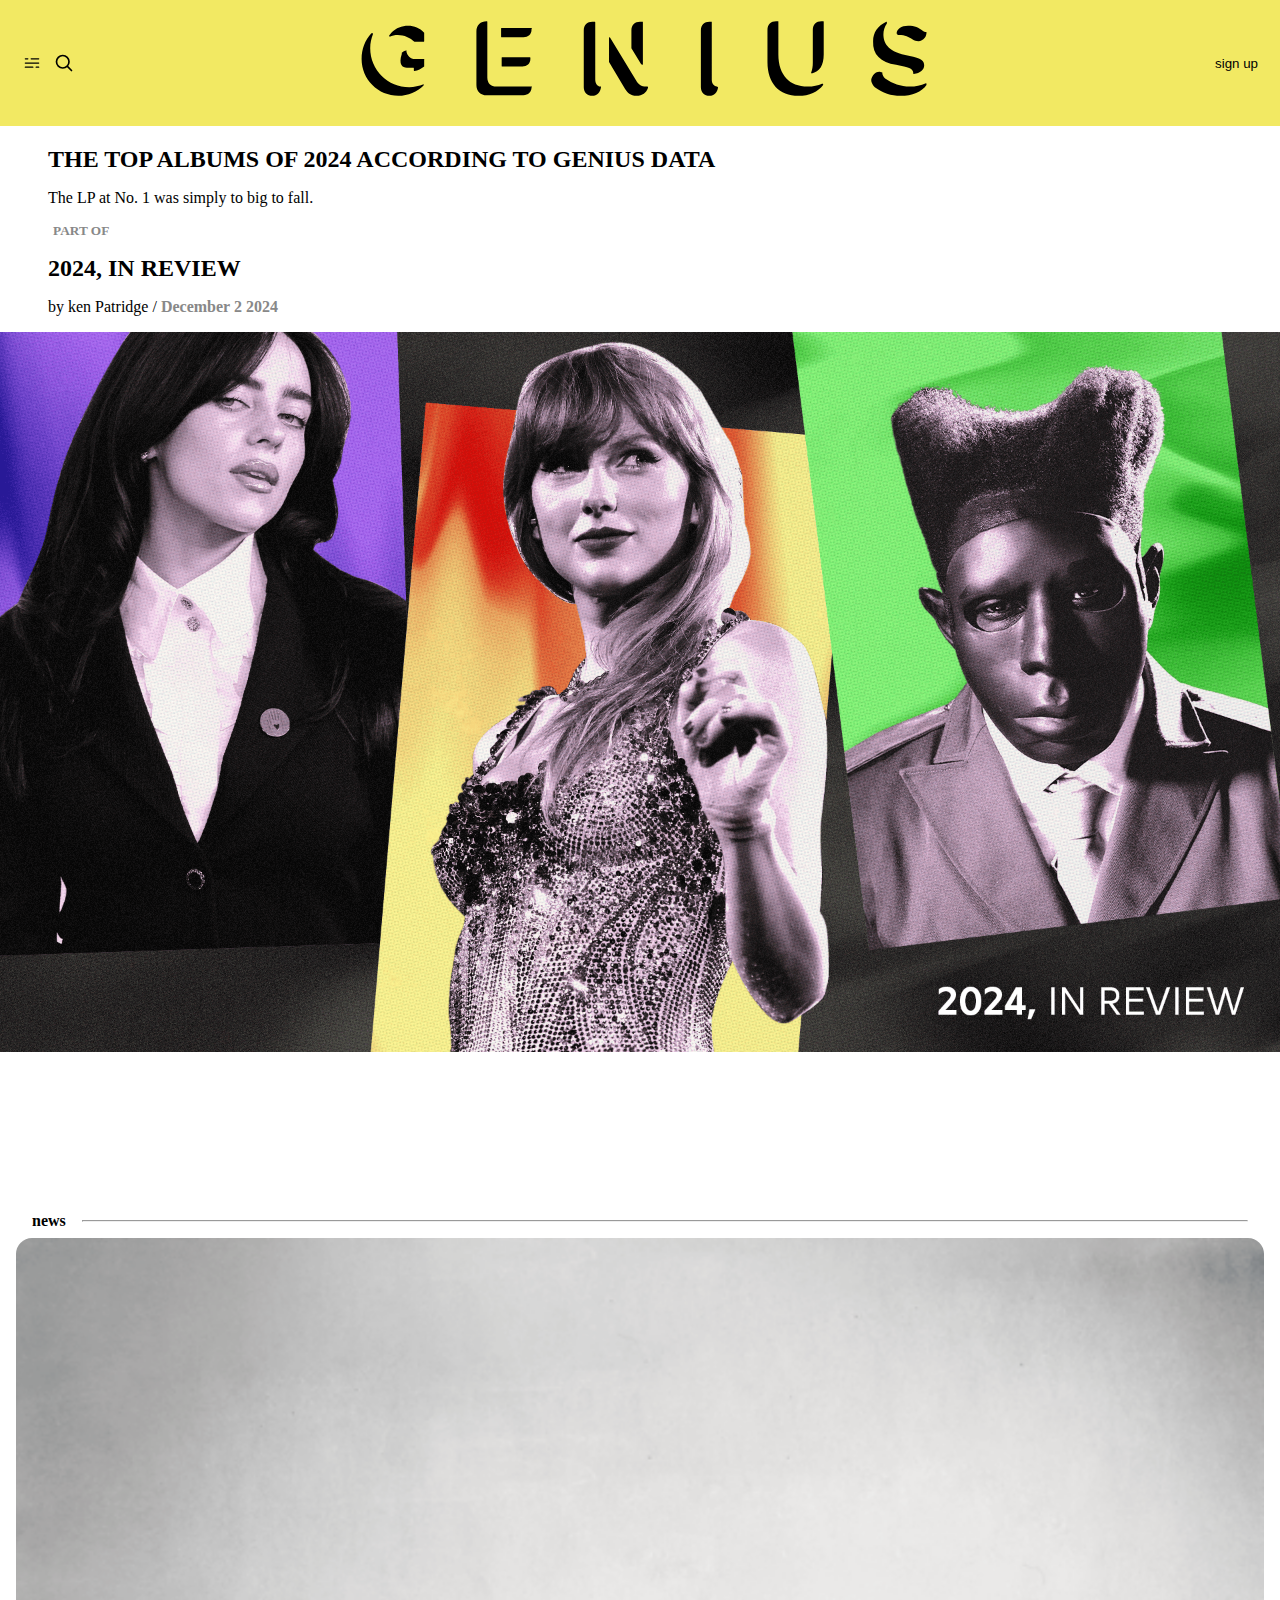
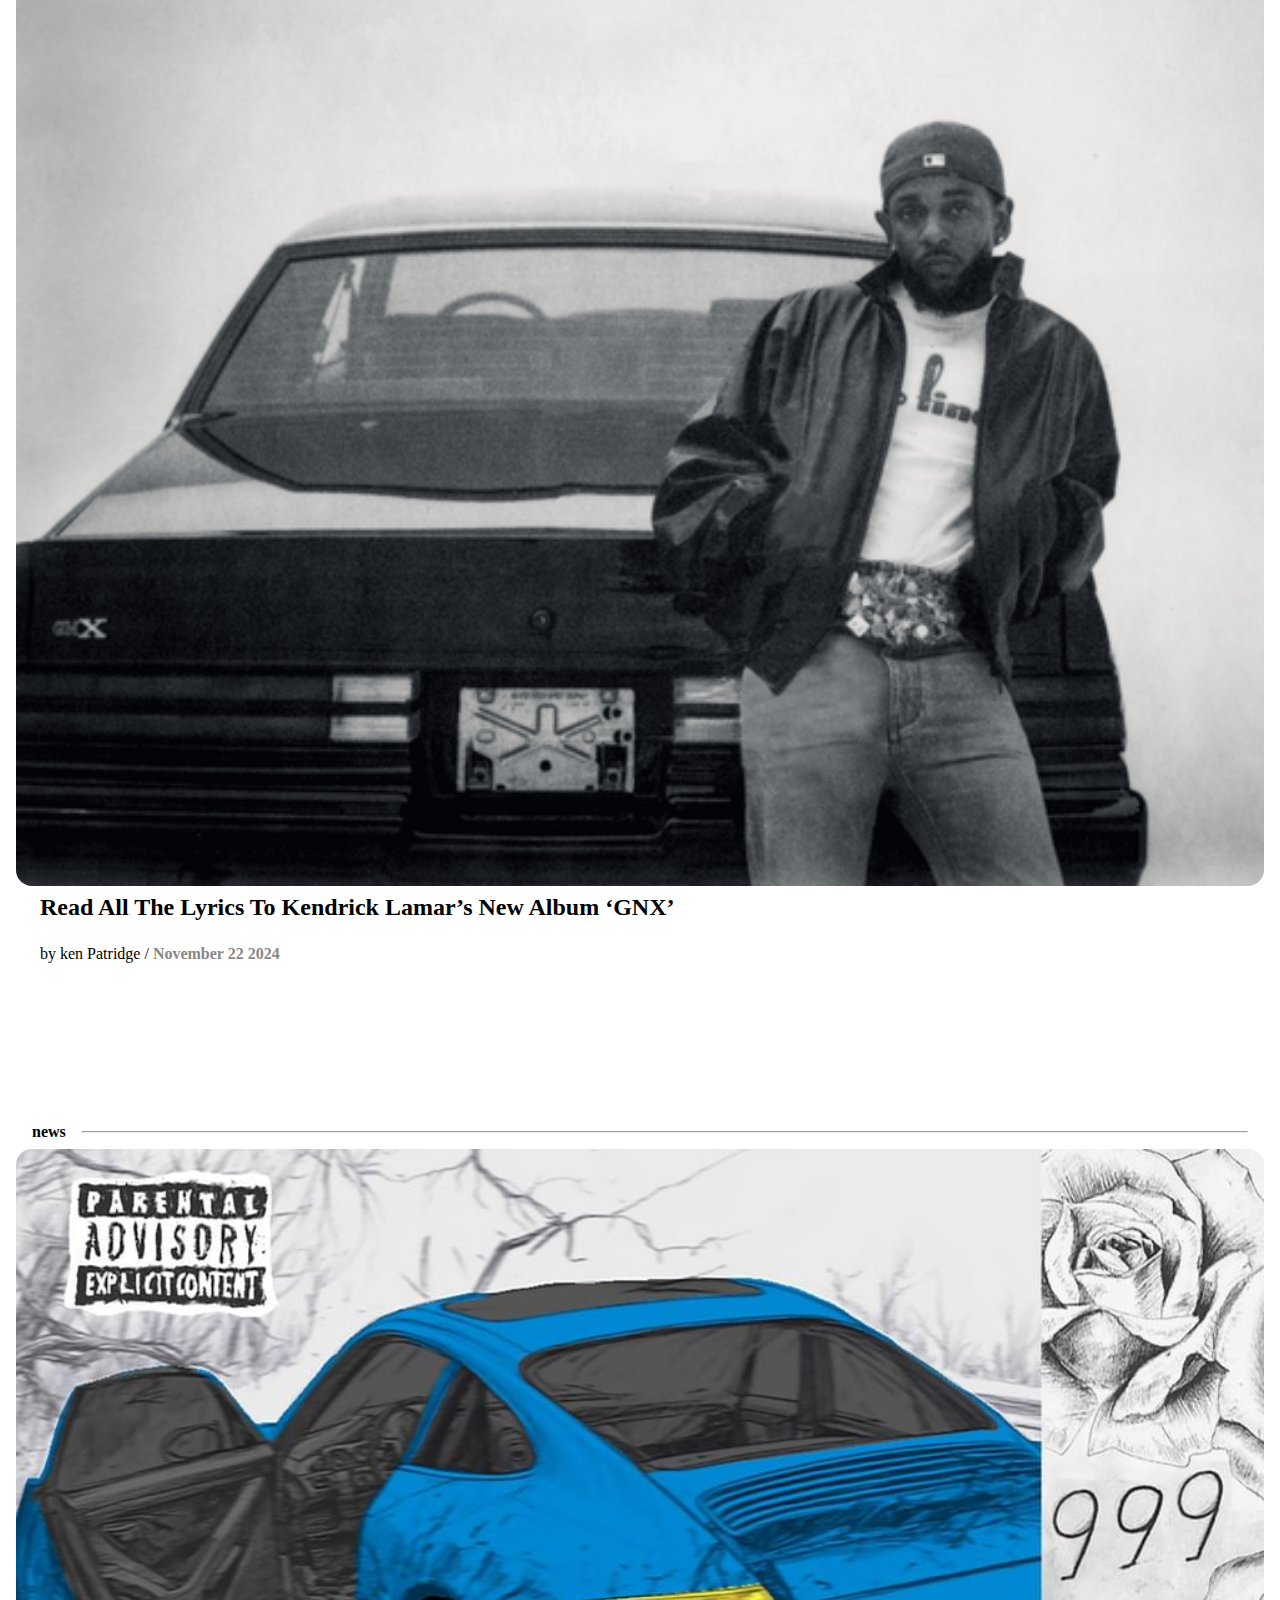
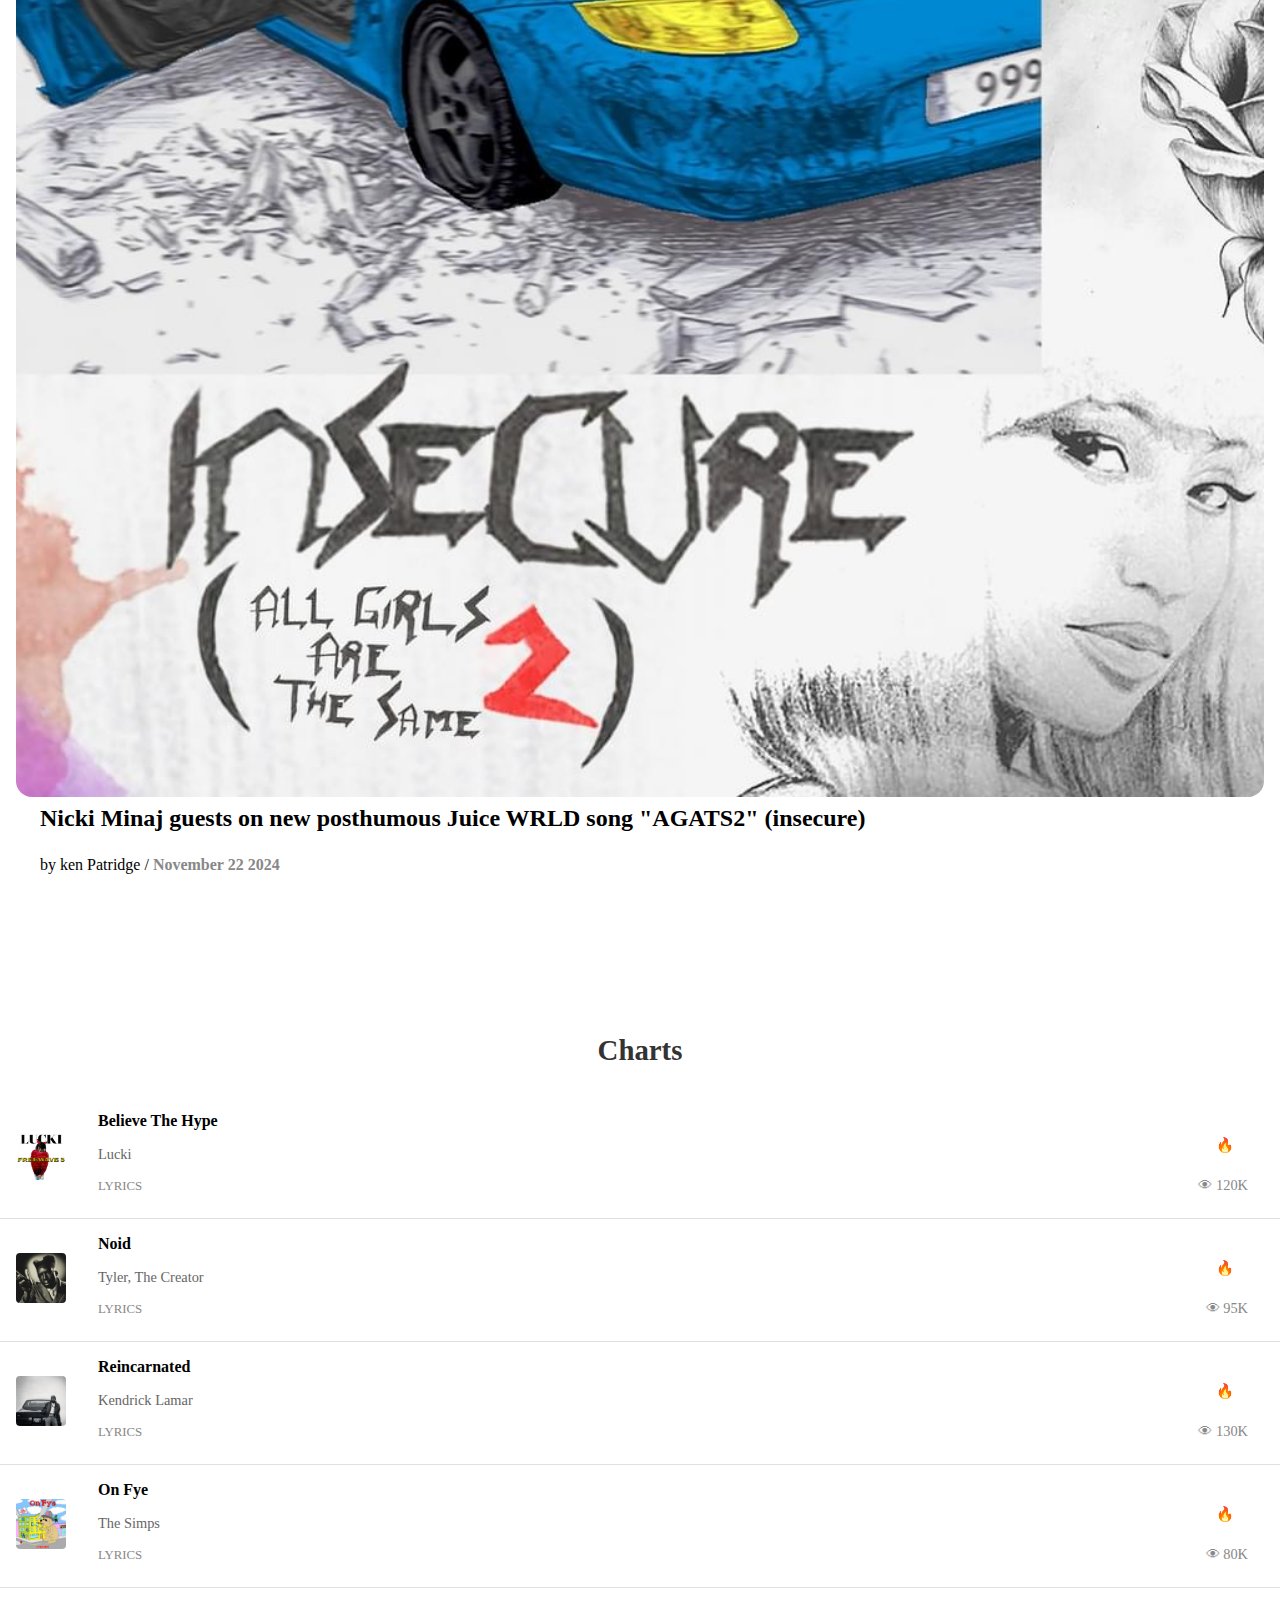
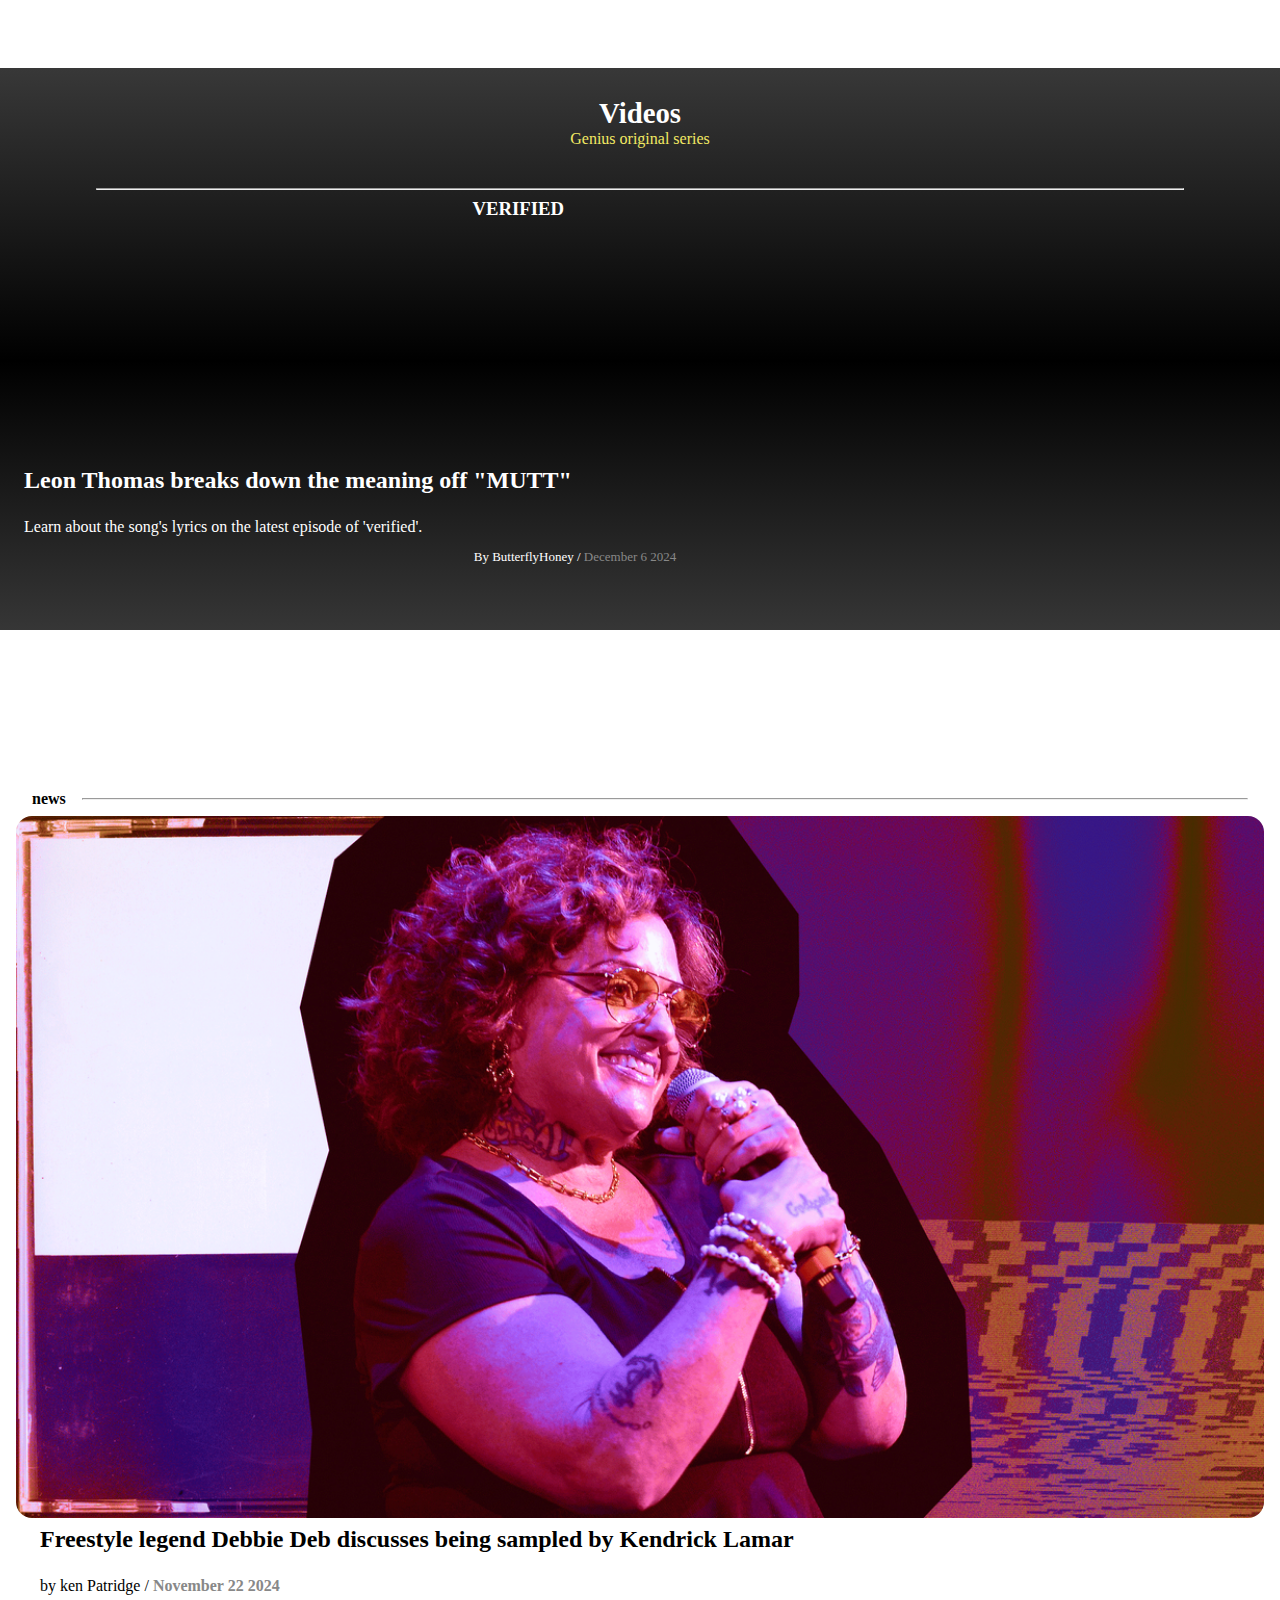
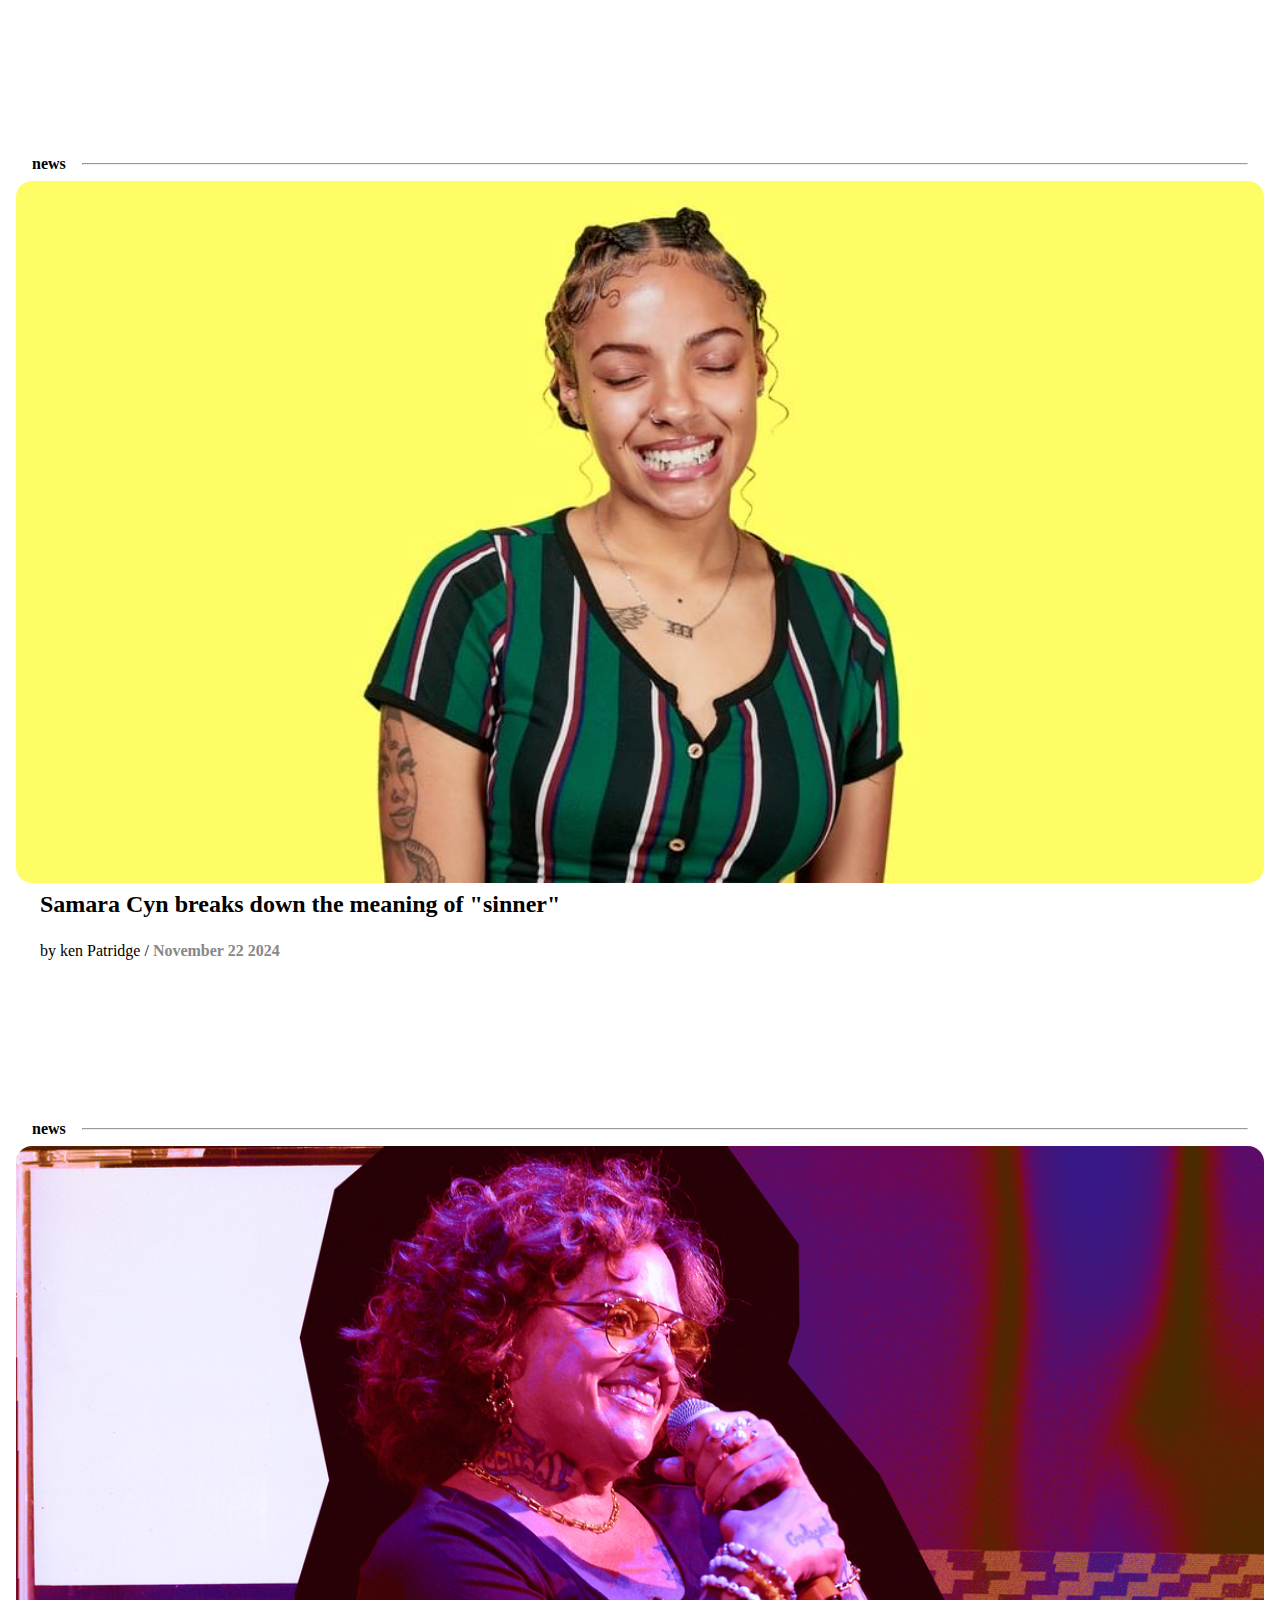
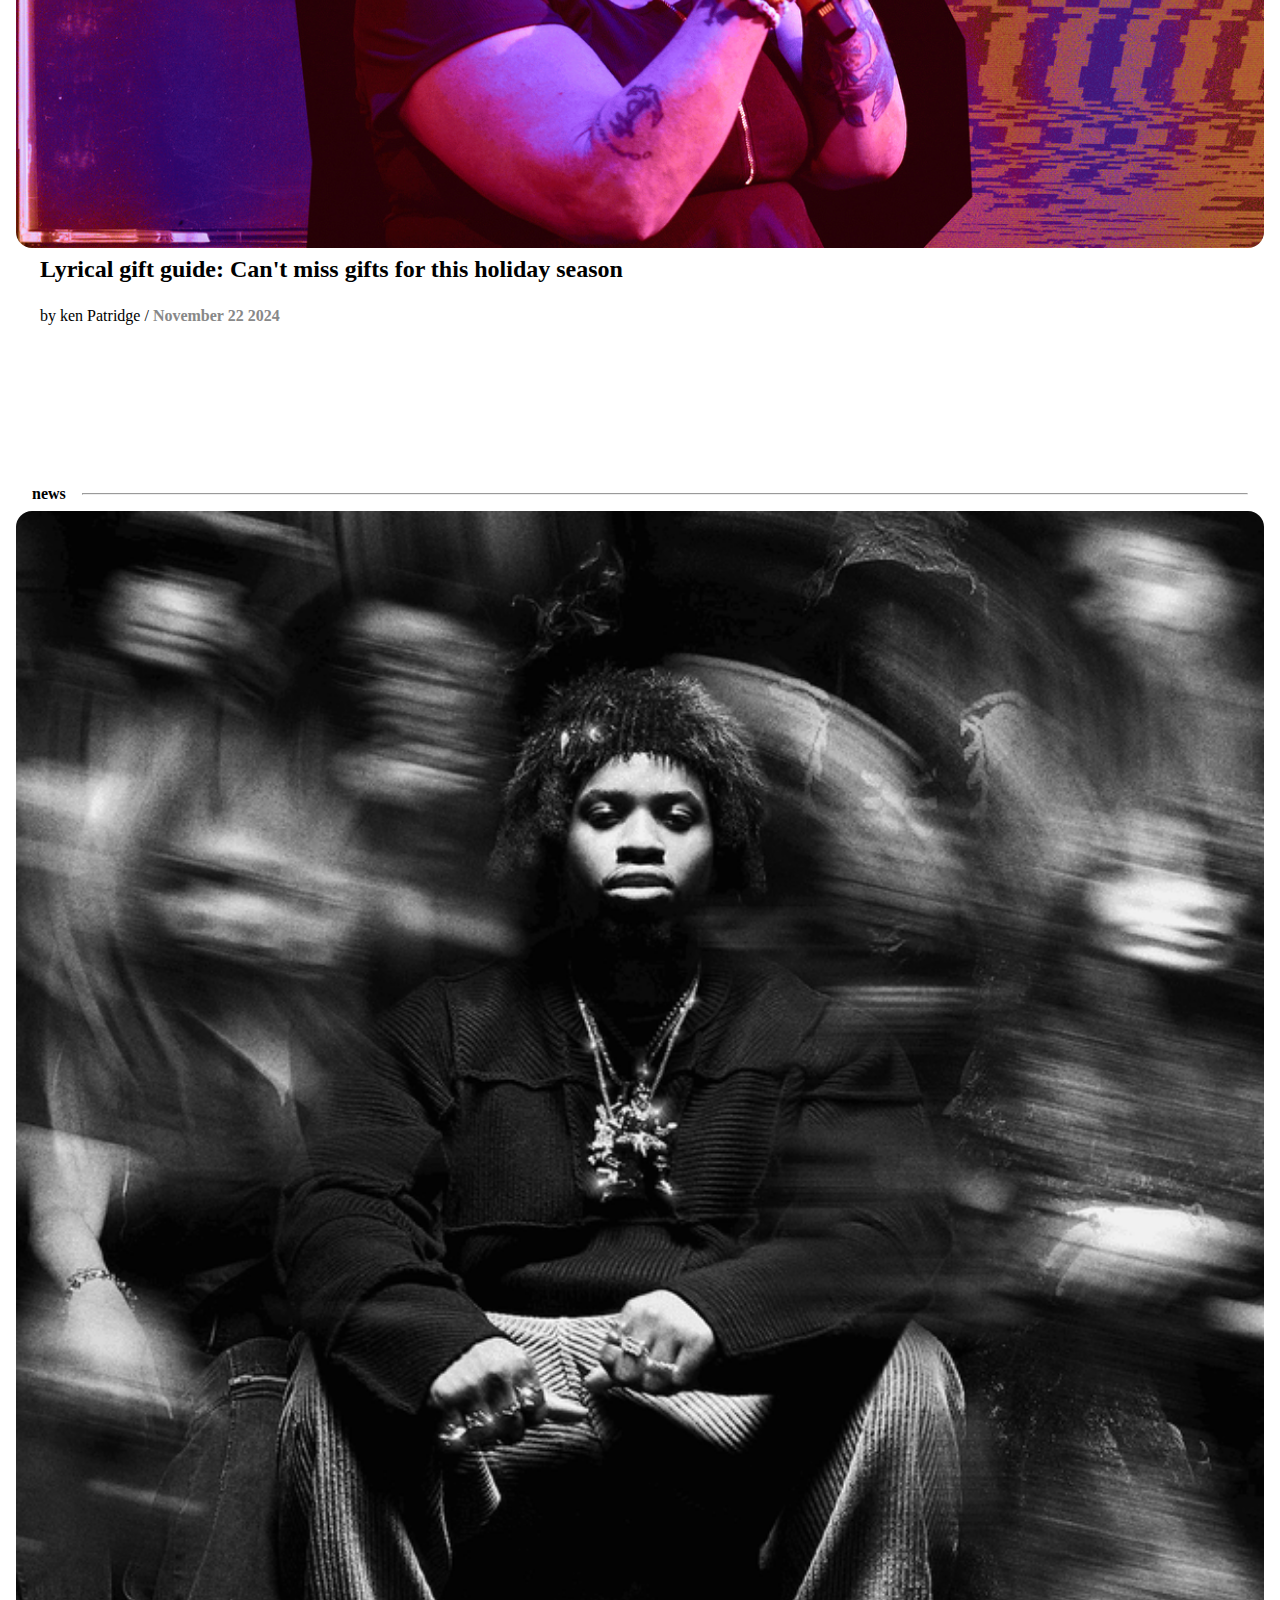
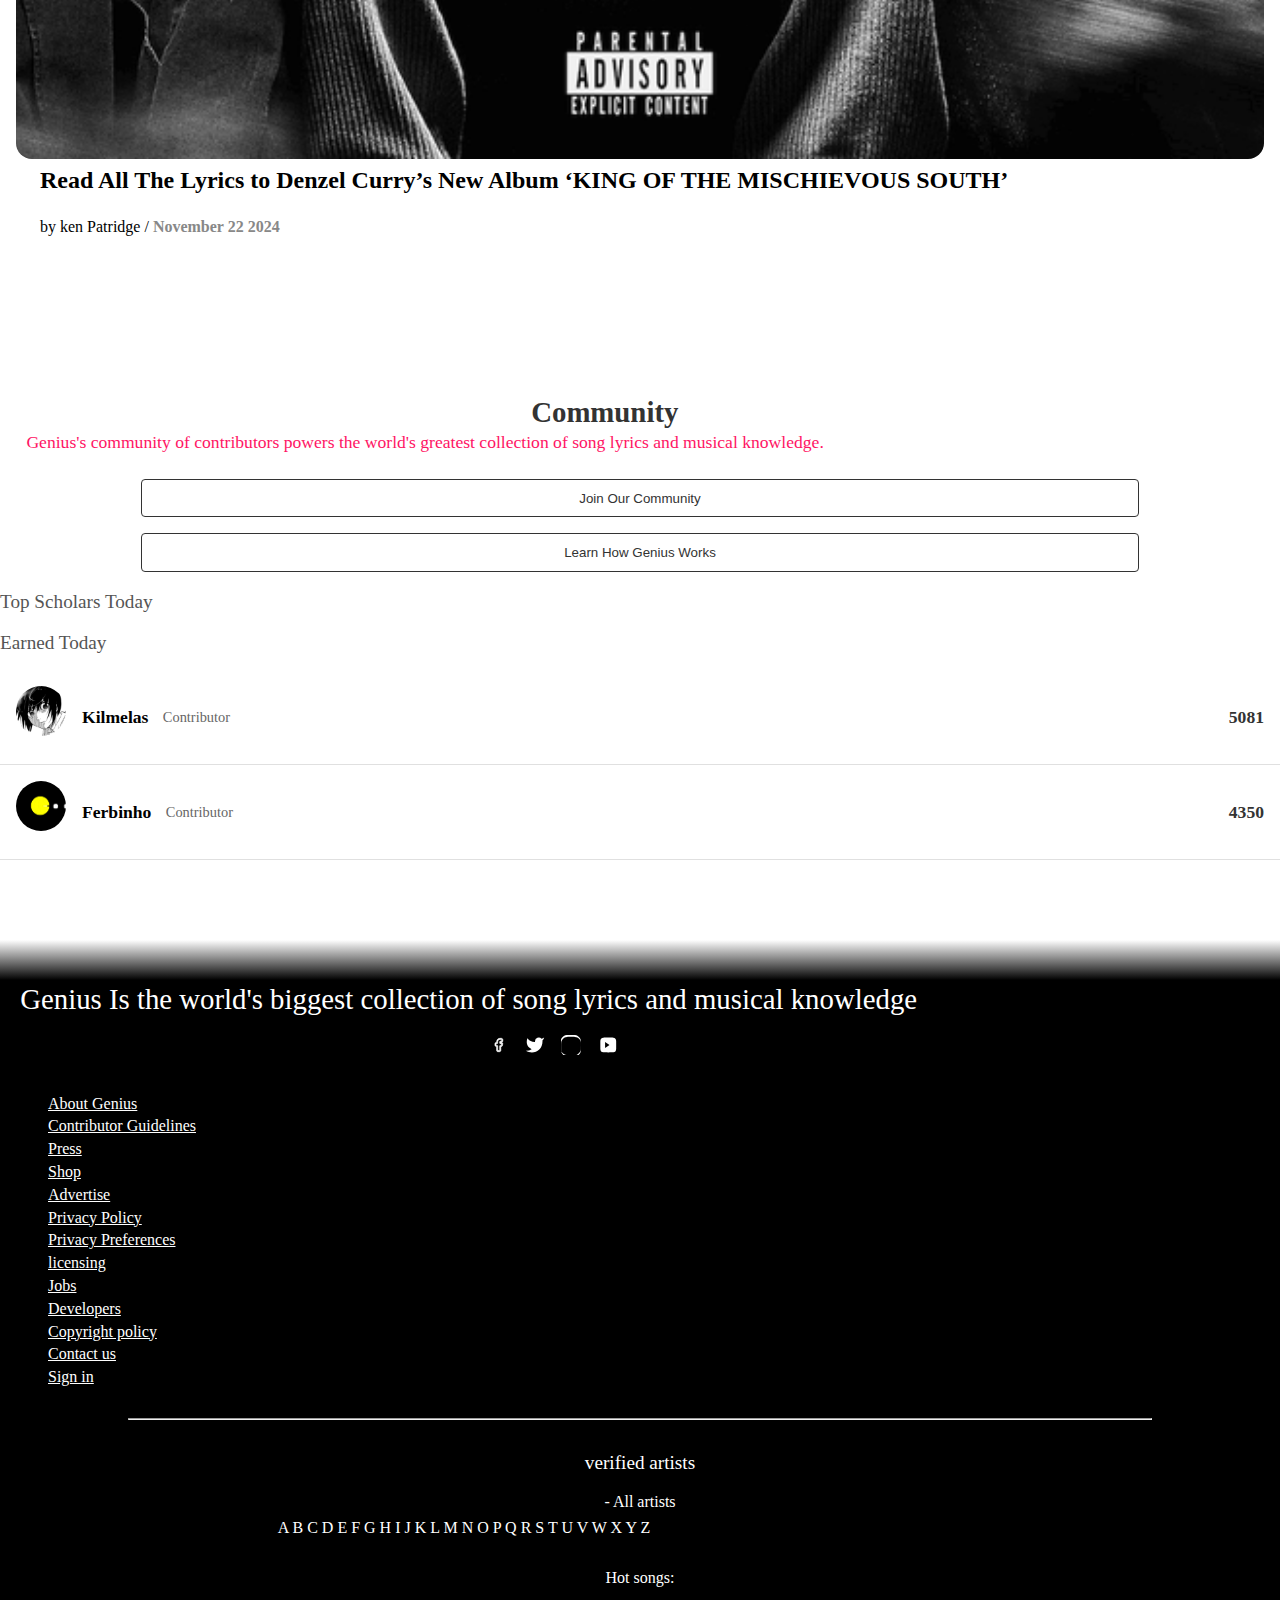
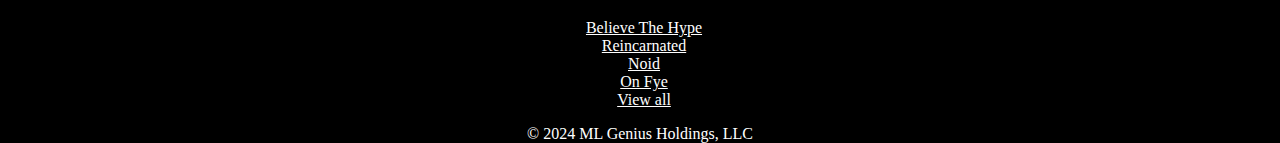
<file: index.html>
<!DOCTYPE html>
<html lang="en">
	
<head>
	<meta charset="UTF-8">
	<meta name="author" content="jouw naam">
	<meta name="viewport" content="width=device-width, initial-scale=1">
	<link href="styles/style.css" rel="stylesheet">

	<title>Genius | Song Lyrics & Knowledge</title>
	
</head>


<body>
	<header>
		<nav>
			<button aria-label="menu" type="button">
				<svg viewBox="0 0 24 24" fill="none" xmlns="http://www.w3.org/2000/svg" style="display: inline-block; vertical-align: middle;">
					<g id="SVGRepo_bgCarrier" stroke-width="0"></g>
					<g id="SVGRepo_tracerCarrier" stroke-linecap="round" stroke-linejoin="round"></g>
					<g id="SVGRepo_iconCarrier">
						<path d="M4 7L7 7M20 7L11 7" stroke="#000000" stroke-width="1.5" stroke-linecap="round"></path>
						<path d="M20 17H17M4 17L13 17" stroke="#000000" stroke-width="1.5" stroke-linecap="round"></path>
						<path d="M4 12H7L20 12" stroke="#000000" stroke-width="1.5" stroke-linecap="round"></path>
					</g>
				</svg>
			</button>
			<button aria-label="search" type="button">
				<svg viewBox="0 0 24 24" fill="none" xmlns="http://www.w3.org/2000/svg" style="display: inline-block; vertical-align: middle;">
					<g id="SVGRepo_bgCarrier" stroke-width="0"></g>
					<g id="SVGRepo_tracerCarrier" stroke-linecap="round" stroke-linejoin="round"></g>
					<g id="SVGRepo_iconCarrier">
						<path d="M15.7955 15.8111L21 21M18 10.5C18 14.6421 14.6421 18 10.5 18C6.35786 18 3 14.6421 3 10.5C3 6.35786 6.35786 3 10.5 3C14.6421 3 18 6.35786 18 10.5Z" stroke="#000000" stroke-width="2" stroke-linecap="round" stroke-linejoin="round"></path>
					</g>
				</svg>
			</button>
			<h1>
				<svg viewBox="0 0 100 15"><path d="M11.7 2.9s0-.1 0 0c-.8-.8-1.7-1.2-2.8-1.2-1.1 0-2.1.4-2.8 1.1-.2.2-.3.4-.5.6v.1c0 .1.1.1.1.1.4-.2.9-.3 1.4-.3 1.1 0 2.2.5 2.9 1.2h1.6c.1 0 .1-.1.1-.1V2.9c.1 0 0 0 0 0zm-.1 4.6h-1.5c-.8 0-1.4-.6-1.5-1.4.1 0 0-.1 0-.1-.3 0-.6.2-.8.4v.2c-.6 1.8.1 2.4.9 2.4h1.1c.1 0 .1.1.1.1v.4c0 .1.1.1.1.1.6-.1 1.2-.4 1.7-.8V7.6c.1 0 0-.1-.1-.1z"></path><path d="M11.6 11.9s-.1 0 0 0c-.1 0-.1 0 0 0-.1 0-.1 0 0 0-.8.3-1.6.5-2.5.5-3.7 0-6.8-3-6.8-6.8 0-.9.2-1.7.5-2.5 0-.1-.1-.1-.2-.1h-.1C1.4 4.2.8 5.7.8 7.5c0 3.6 2.9 6.4 6.4 6.4 1.7 0 3.3-.7 4.4-1.8V12c.1 0 0-.1 0-.1zm13.7-3.1h3.5c.8 0 1.4-.5 1.4-1.3v-.2c0-.1-.1-.1-.1-.1h-4.8c-.1 0-.1.1-.1.1v1.4c-.1 0 0 .1.1.1zm5.1-6.7h-5.2c-.1 0-.1.1-.1.1v1.4c0 .1.1.1.1.1H29c.8 0 1.4-.5 1.4-1.3v-.2c.1-.1.1-.1 0-.1z"></path><path d="M30.4 12.3h-6.1c-1 0-1.6-.6-1.6-1.6V1c0-.1-.1-.1-.1-.1-1.1 0-1.8.7-1.8 1.8V12c0 1.1.7 1.8 1.8 1.8H29c.8 0 1.4-.6 1.4-1.3v-.1c.1 0 .1-.1 0-.1zm12 0c-.6-.1-.9-.6-.9-1.3V1.1s0-.1-.1-.1H41c-.9 0-1.5.6-1.5 1.5v9.9c0 .9.6 1.5 1.5 1.5.8 0 1.4-.6 1.5-1.5 0-.1 0-.1-.1-.1zm8.2 0h-.2c-.9 0-1.4-.4-1.8-1.1l-4.5-7.4-.1-.1c-.1 0-.1.1-.1.1V8l2.8 4.7c.4.6.9 1.2 2 1.2 1 0 1.7-.5 2-1.4 0-.2-.1-.2-.1-.2zm-.9-3.8c.1 0 .1-.1.1-.1V1.1c0-.1 0-.1-.1-.1h-.4c-.9 0-1.5.6-1.5 1.5v3.1l1.7 2.8c.1 0 .1.1.2.1zm13 3.8c-.6-.1-.9-.6-.9-1.2v-10c0-.1 0-.1-.1-.1h-.3c-.9 0-1.5.6-1.5 1.5v9.9c0 .9.6 1.5 1.5 1.5.8 0 1.4-.6 1.5-1.5l-.2-.1zm18.4-.5H81c-.7.3-1.5.5-2.5.5-1.6 0-2.9-.5-3.7-1.4-.9-1-1.4-2.4-1.4-4.2V1c0-.1 0-.1-.1-.1H73c-.9 0-1.5.6-1.5 1.5V8c0 3.7 2 5.9 5.4 5.9 1.9 0 3.4-.7 4.3-1.9v-.1c0-.1 0-.1-.1-.1z"></path><path d="M81.2.9h-.3c-.9 0-1.5.6-1.5 1.5v5.7c0 .7-.1 1.3-.3 1.8 0 .1.1.1.1.1 1.4-.3 2.1-1.4 2.1-3.3V1c0-.1-.1-.1-.1-.1zm12.7 7.6l1.4.3c1.5.3 1.6.8 1.6 1.2 0 .1.1.1.1.1 1.1-.1 1.8-.7 1.8-1.5s-.6-1.2-1.9-1.5l-1.4-.3c-3.2-.6-3.8-2.3-3.8-3.6 0-.7.2-1.3.6-1.9v-.2c0-.1-.1-.1-.1-.1-1.5.7-2.3 1.9-2.3 3.4-.1 2.3 1.3 3.7 4 4.1zm5.2 3.2c-.1.1-.1.1 0 0-.9.4-1.8.6-2.8.6-1.6 0-3-.5-4.3-1.4-.3-.3-.5-.6-.5-1 0-.1 0-.1-.1-.1s-.3-.1-.4-.1c-.4 0-.8.2-1.1.6-.2.3-.4.7-.3 1.1.1.4.3.7.6 1 1.4 1 2.8 1.5 4.5 1.5 2 0 3.7-.7 4.5-1.9v-.1c0-.1 0-.2-.1-.2z"></path><path d="M94.1 3.2c0 .1.1.1.1.1h.2c1.1 0 1.7.3 2.4.8.3.2.6.3 1 .3s.8-.2 1.1-.6c.2-.3.3-.6.3-.9 0-.1 0-.1-.1-.1-.2 0-.3-.1-.5-.2-.8-.6-1.4-.9-2.6-.9-1.2 0-2 .6-2 1.4.1 0 .1 0 .1.1z"></path></svg>
			</h1>
			<button>sign up</button>
		</nav>
	</header>
	
<main>
	<section>
	<div>
		<h4>news</h4>
		<hr>
	</div>
	<h2>The Top Albums Of 2024 According To Genius Data</h2>
	<p>The LP at No. 1 was simply to big to fall.</p>

	<h5>part of</h5>
	<h6><strong>2024</strong>, in review</h6>
	<p>by ken Patridge / <span><strong>December 2 2024</strong></span></p>
	<img src="./images/06b17013d069386c9470837dbac1dec1.1920x1080x1.png" alt="Billie Eilish, Taylor Swift, Tyler The Creator">
	</section>

	<section>
	<article>
	<div>
		<h4>news</h4>
		<hr>
	</div>
		<img src="images/kendrick-lamar-GNX.jpeg" alt="Kendrick Lamar's G N X Album cover.">
		<h2>Read All The Lyrics To Kendrick Lamar’s New Album ‘GNX’</h2>
		<p>by ken Patridge / <span><strong>November 22 2024</strong></span></p>
	</article>

	<article>
		<div>
			<h4>news</h4>
			<hr>
		</div>
		<img src="images/juice-wrld.jpg" alt="Juice wrld's 'I gots to' song cover.">
		<h2>Nicki Minaj guests on new posthumous Juice WRLD song "AGATS2" (insecure)</h2>
		<p>by ken Patridge / <span><strong>November 22 2024</strong></span></p>
	</article>
	</section>

	<section>
		<h2>Charts</h2>
		<ol>
			<li>
				<span><img src="images/lucki-freewave-3.png" alt="Album cover"></span>
			<div>
				<span>Believe The Hype</span>
				<span>Lucki</span>
				<span>Lyrics</span>
			</div>
			<div>
				<span>🔥</span>
				<span>👁 120K</span>
			</div>
			</li>
			<li>
			  	<span><img src="images/noid-img.png" alt="Album cover"></span>
			<div>
				<span>Noid</span>
				<span>Tyler, The Creator</span>
				<span>Lyrics</span>
			</div>
			<div>
				<span>🔥</span>
				<span>👁 95K</span>
			</div>
			</li>
			<li>
			  <span><img src="images/kendrick-lamar-GNX.jpeg" alt="Album cover"></span>
			<div>
				<span>Reincarnated</span>
				<span>Kendrick Lamar</span>
				<span>Lyrics</span>
			</div>
			<div>
				<span>🔥</span>
				<span>👁 130K</span>
			</div>
			</li>
			<li>
			  <span><img src="images/on-fye-eyedress.jpg" alt="Album cover"></span>
			<div>
				<span>On Fye</span>
				<span>The Simps</span>
				<span>Lyrics</span>
			</div>
			<div>
				<span>🔥</span>
				<span>👁 80K</span>
			</div>
			</li>
		</ol>
	</section>

	<section>
		<h2>Videos</h2>
		<p>Genius original series</p>
		<hr>
		<h3>VERIFIED</h3>
		<iframe width="340" height="215" src="https://www.youtube.com/embed/oEiTLUgrivM?si=CGk3rU6Tkd7G7UuT" title="YouTube video player" frameborder="0" allow="accelerometer; autoplay; clipboard-write; encrypted-media; gyroscope; picture-in-picture; web-share" referrerpolicy="strict-origin-when-cross-origin" allowfullscreen></iframe>
		<h2>Leon Thomas breaks down the meaning off "MUTT"</h2>
		<p>Learn about the song's lyrics on the latest episode of 'verified'.</p>
		<p>By ButterflyHoney / <span>December 6 2024</span></p>
	</section>

	<section>
	<article>
		<div>
			<h4>news</h4>
			<hr>
		</div>
		<img src="images/debbie_deb.png" alt="Image of 'freestyle legend' Debbie Deb">
		<h2>Freestyle legend Debbie Deb discusses being sampled by Kendrick Lamar</h2>
		<p>by ken Patridge / <span><strong>November 22 2024</strong></span></p>
	</article>

	<article>
		<div>
			<h4>news</h4>
			<hr>
		</div>
		<img src="images/samara_syn_image.jpg" alt="Image of the artist: Samara Cyn">
		<h2>Samara Cyn breaks down the meaning of "sinner"</h2>
		<p>by ken Patridge / <span><strong>November 22 2024</strong></span></p>
	</article>

	<article>
		<div>
			<h4>news</h4>
			<hr>
		</div>
		<img src="images/debbie_deb.png" alt="Image of 'freestyle legend' Debbie Deb">
		<h2>Lyrical gift guide: Can't miss gifts for this holiday season</h2>
		<p>by ken Patridge / <span><strong>November 22 2024</strong></span></p>
	</article>

	<article>
		<div>
			<h4>news</h4>
			<hr>
		</div>
		<img src="images/denzel-curry.jpg" alt="Denzel Curry's ‘KING OF THE MISCHIEVOUS SOUTH’ album cover">
		<h2>Read All The Lyrics to Denzel Curry’s New Album <strong>‘KING OF THE MISCHIEVOUS SOUTH’</strong></h2>
		<p>by ken Patridge / <span><strong>November 22 2024</strong></span></p>
	</article>
</section>

<section>
	<h2>Community</h2>
	<p>Genius's community of contributors powers the world's greatest collection of song lyrics and musical knowledge.</p>
	<div>
	  <button>Join Our Community</button>
	  <button>Learn How Genius Works</button>
	</div>
  
	<p>Top Scholars Today</p>
	<p>Earned Today</p>
  
	<ol>
	  <li>
		<span><img src="images/kilmelas-profile.jpg" alt="Kilmelas Profile"></span>
		<span>Kilmelas</span>
		<span>Contributor</span>
		<span>5081</span>
	  </li>
	  <li>
		<span><img src="images/ferbinho-profile.gif" alt="Ferbinho Profile"></span>
		<span>Ferbinho</span>
		<span>Contributor</span>
		<span>4350</span>
	  </li>
	</ol>
  </section>
  
</main>

<footer>
	<p>Genius Is the world's biggest collection of song lyrics and musical knowledge</p>
	
	<div>
		<button>
			<svg fill="#ffffff" viewBox="-9.5 0 32 32" version="1.1" xmlns="http://www.w3.org/2000/svg" stroke="#ffffff">
				<g id="SVGRepo_bgCarrier" stroke-width="0"></g>
				<g id="SVGRepo_tracerCarrier" stroke-linecap="round" stroke-linejoin="round"></g>
				<g id="SVGRepo_iconCarrier">
					<title>facebook</title>
					<path d="M7.44 26.68h-2.92c-1 0-1.84-0.84-1.84-1.84v-6.56h-0.84c-1 0-1.84-0.84-1.84-1.84v-2.48c0-1 0.84-1.84 1.84-1.84h0.88v-0.8c0-3.68 2.12-6 5.56-6 1.2 0 2.24 0.080 2.68 0.12 0.92 0.12 1.6 0.92 1.6 1.84v2.48c0 1-0.84 1.84-1.84 1.84h-1.36v0.52h1.28c1 0 1.84 0.84 1.84 1.84 0 0.12 0 0.2-0.040 0.32l-0.4 2.4c-0.12 0.88-0.92 1.56-1.84 1.56h-0.84v6.56c-0.040 1.040-0.88 1.88-1.92 1.88zM1.84 13.8c-0.080 0-0.16 0.080-0.16 0.16v2.48c0 0.080 0.080 0.16 0.16 0.16h1.72c0.48 0 0.84 0.36 0.84 0.84v7.36c0 0.080 0.080 0.16 0.16 0.16h2.92c0.080 0 0.16-0.080 0.16-0.16v-7.36c0-0.48 0.36-0.84 0.84-0.84h1.68c0.080 0 0.16-0.080 0.16-0.16l0.4-2.48c0-0.080-0.080-0.16-0.16-0.16h-2.12c-0.48 0-0.84-0.36-0.84-0.84v-1.68c0-0.36 0.040-0.6 0.12-0.8s0.2-0.32 0.4-0.4c0.2-0.12 0.48-0.16 0.88-0.16h1.68c0.080 0 0.16-0.080 0.16-0.16v-2.48c0-0.080-0.080-0.16-0.16-0.16-0.32-0.040-1.32-0.12-2.44-0.12-3.36 0-3.88 2.72-3.88 4.32v1.64c0 0.48-0.36 0.84-0.84 0.84 0 0-1.68 0-1.68 0z"></path>
				</g>
			</svg>
		</button>
		<button> 
			<svg fill="#ffffff" viewBox="0 0 24 24" xmlns="http://www.w3.org/2000/svg">
				<title>twitter</title>
				<path d="M23 3a10.9 10.9 0 0 1-3.14 1.53 4.48 4.48 0 0 0-7.86 3v1A10.66 10.66 0 0 1 3 4s-4 9 5 13a11.64 11.64 0 0 1-7 2c9 5 20 0 20-11.5a4.5 4.5 0 0 0-.08-.83A7.72 7.72 0 0 0 23 3z"></path>
			</svg>
		</button>
		<button>
			<svg fill="#ffffff" viewBox="0 0 24 24" xmlns="http://www.w3.org/2000/svg">
				<title>instagram</title>
				<path d="M12 2.2c3.1 0 3.5.01 4.7.07 1.2.06 2.4.27 3.5 1.07 1.1.8 1.9 1.8 2.5 2.5.8 1.1 1 2.3 1.1 3.5.05 1.2.07 1.6.07 4.7s-.01 3.5-.07 4.7c-.06 1.2-.27 2.4-1.07 3.5-.8 1.1-1.8 1.9-2.5 2.5-1.1.8-2.3 1-3.5 1.1-1.2.05-1.6.07-4.7.07s-3.5-.01-4.7-.07c-1.2-.06-2.4-.27-3.5-1.07-1.1-.8-1.9-1.8-2.5-2.5-.8-1.1-1-2.3-1.1-3.5-.05-1.2-.07-1.6-.07-4.7s.01-3.5.07-4.7c.06-1.2.27-2.4 1.07-3.5.8-1.1 1.8-1.9 2.5-2.5 1.1-.8 2.3-1 3.5-1.1 1.2-.05 1.6-.07 4.7-.07m0-2.2C8.6 0 8.1 0 6.9.06c-1.2.05-2.4.26-3.5 1.06-1.1.8-1.9 1.8-2.5 2.5-.8 1.1-1 2.3-1.1 3.5-.06 1.2-.07 1.7-.07 4.9s.01 3.7.07 4.9c.06 1.2.27 2.4 1.07 3.5.8 1.1 1.8 1.9 2.5 2.5 1.1.8 2.3 1 3.5 1.1 1.2.05 1.7.06 4.9.06s3.7-.01 4.9-.06c1.2-.06 2.4-.27 3.5-1.07 1.1-.8 1.9-1.8 2.5-2.5.8-1.1 1-2.3 1.1-3.5.05-1.2.06-1.7.06-4.9s-.01-3.7-.06-4.9c-.06-1.2-.27-2.4-1.07-3.5-.8-1.1-1.8-1.9-2.5-2.5-1.1-.8-2.3-1-3.5-1.1C15.7.06 15.2 0 12 0z"></path>
			
			</svg>
		</button>
		<button>
			<svg fill="#ffffff" viewBox="0 0 24 24" xmlns="http://www.w3.org/2000/svg">
				<title>youtube</title>
				<path d="M19.6 3.2c-2-.2-10-.2-12 0C5.3 3.3 4 4.6 4 7.5v9c0 3 1.3 4.2 3.6 4.3 2 .2 10 .2 12 0C21.7 20.7 23 19.5 23 16.5v-9c0-3-1.3-4.2-3.4-4.3zM9.7 15.5v-7l5.3 3.6-5.3 3.4z"></path>
			</svg>
		</button>
	</div>
	
	<ul>
	<nav>
		<ul>
			<li><a href="lyrics.html">About Genius</a></li>
			<li><a href="lyrics.html">Contributor Guidelines</a></li>
			<li><a href="lyrics.html">Press</a></li>
			<li><a href="lyrics.html">Shop</a></li>
			<li><a href="lyrics.html">Advertise</a></li>
			<li><a href="lyrics.html">Privacy Policy</a></li>
			<li><a href="lyrics.html">Privacy Preferences</a></li>
			<li><a href="lyrics.html">licensing</a></li>
			<li><a href="lyrics.html">Jobs</a></li>
			<li><a href="lyrics.html">Developers</a></li>
			<li><a href="lyrics.html">Copyright policy</a></li>
			<li><a href="lyrics.html">Contact us</a></li>
			<li><a href="lyrics.html">Sign in</a></li>
		</ul>
	</nav>
</ul>

<hr>

<p>verified artists </p>

<p> - All artists</p>
<p>A B C D E F G H I J K L M N O P Q R S T U V W X Y Z</p>

<p>Hot songs:</p>
		<ul>
			<li><a href="lyrics.html">Believe The Hype</a></li>
			<li><a href="lyrics.html">Reincarnated</a></li>
			<li><a href="lyrics.html">Noid</a></li>
			<li><a href="lyrics.html">On Fye</a></li>
			<li><a href="lyrics.html">View all</a></li>
		</ul>

<link rel="terms of use" href="lyrics.html">
<p>© 2024 ML Genius Holdings, LLC</p>
</footer>
</body>
	
</html>
</file>
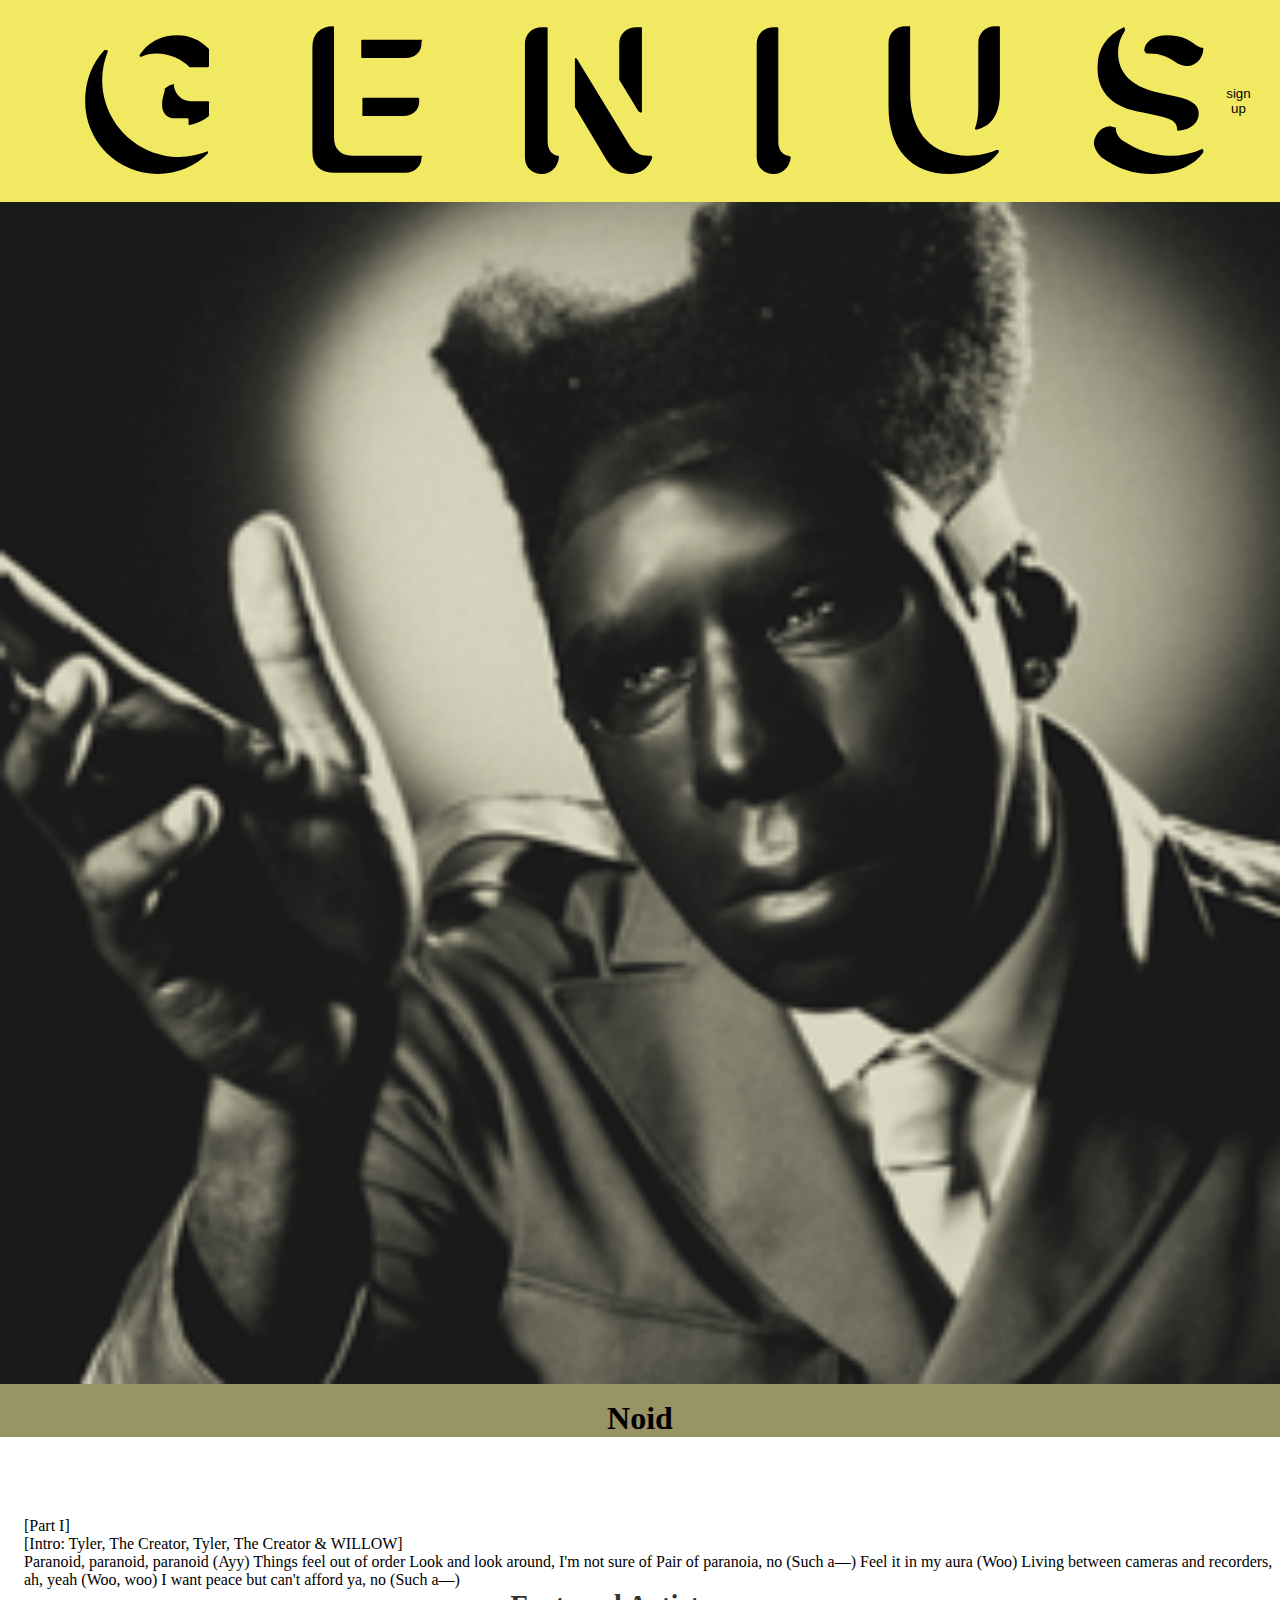
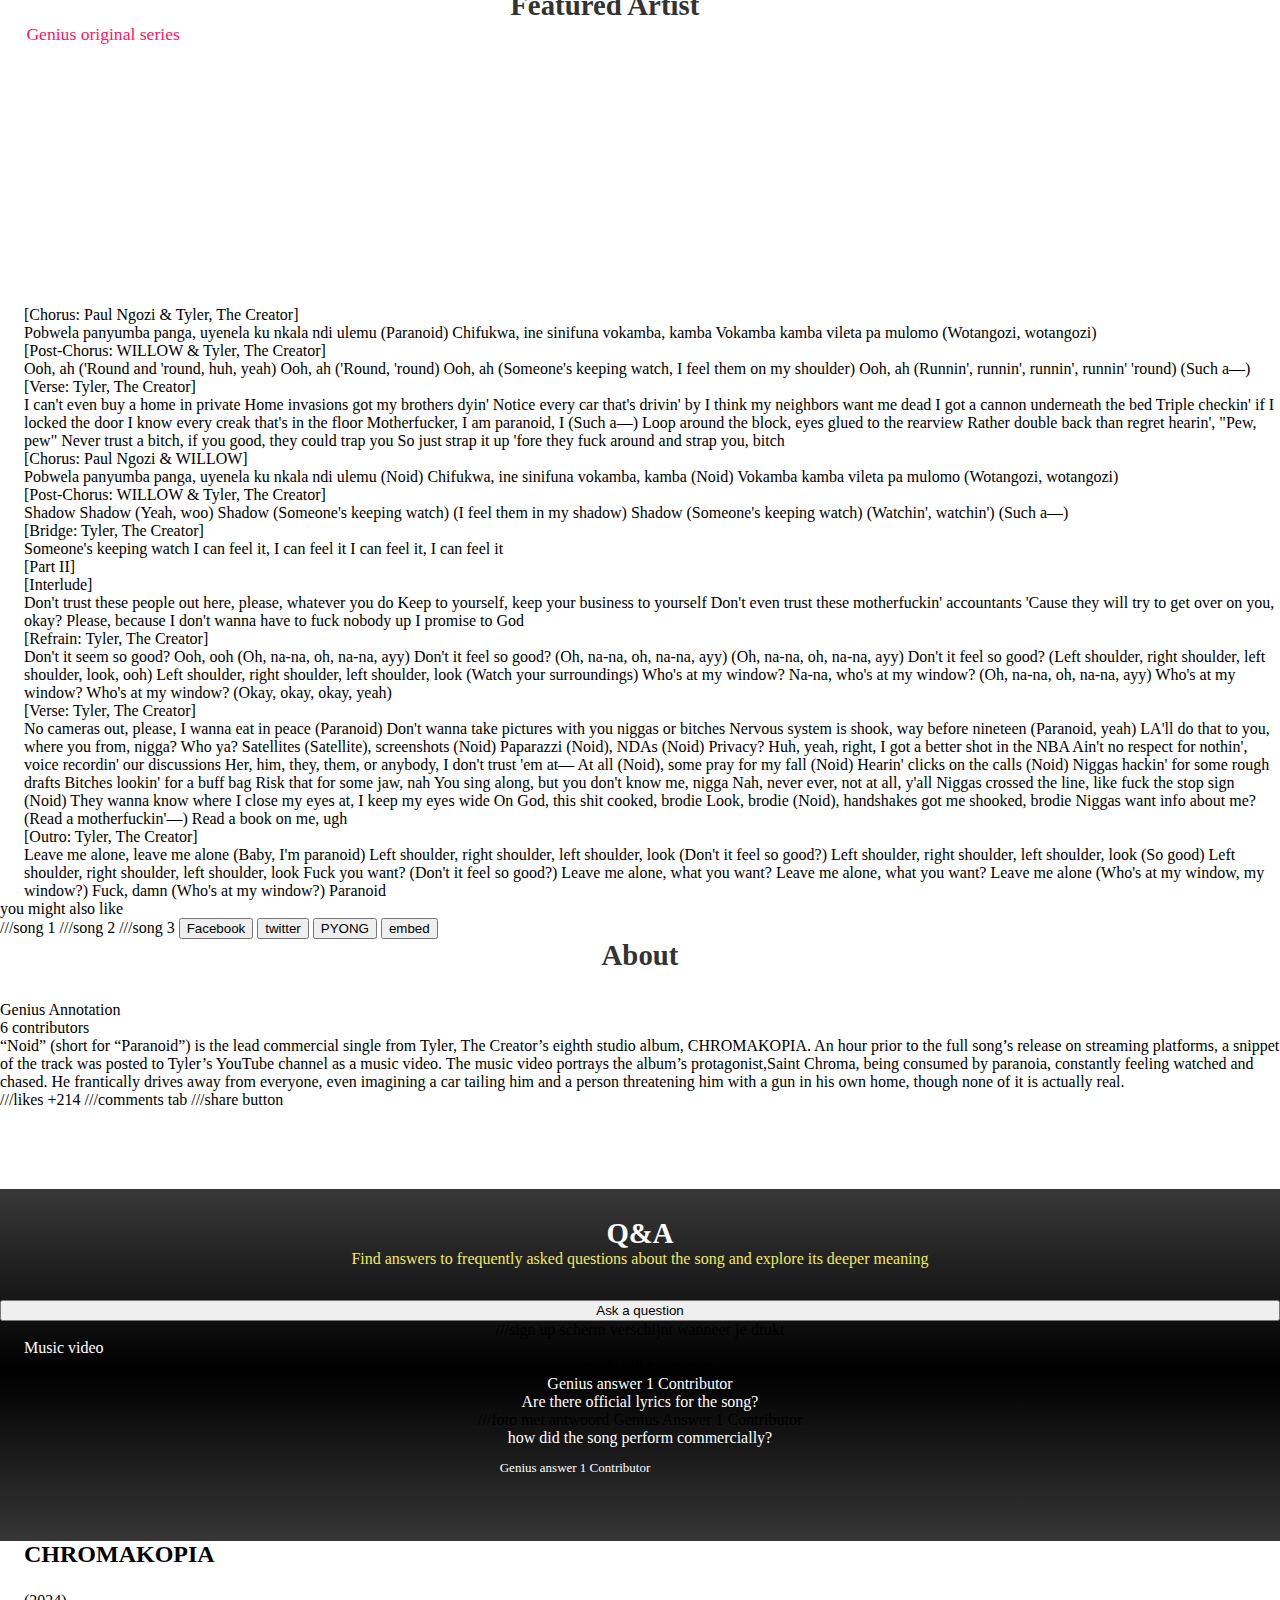
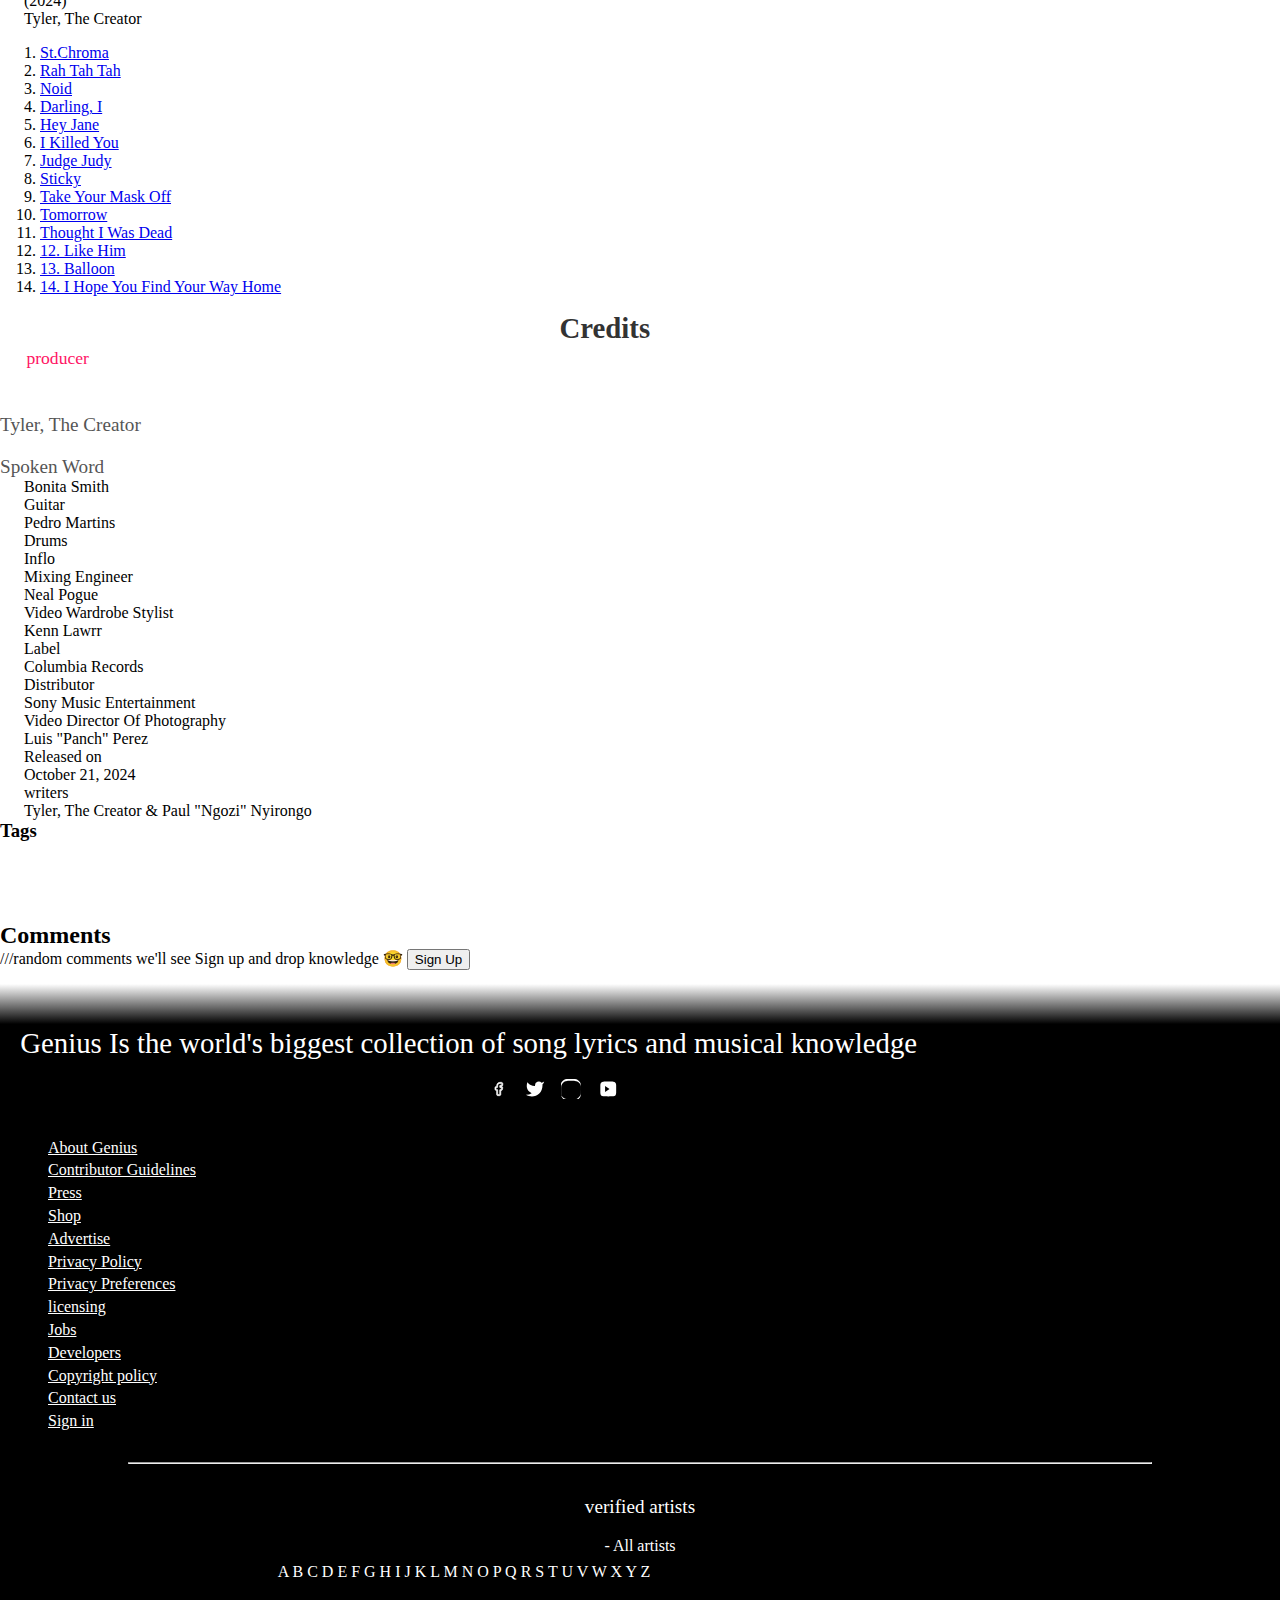
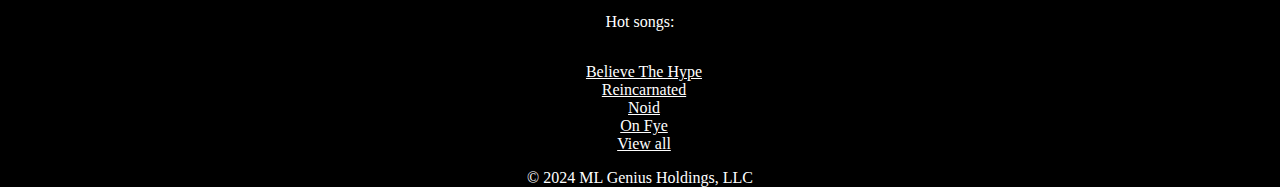
<file: lyrics.html>
<!DOCTYPE html>
<html lang="en">

<head>
    <meta charset="UTF-8">
    <meta name="viewport" content="width=device-width, initial-scale=1.0">
	<link href="styles/style.css" rel="stylesheet">

    <title>Genius | Tyler, The Creator 'Noid' lyrics</title>
</head>

    <body class= lyrics>
        <header>
            <nav>
            <button type="button"></button>
            <button type="button"></button>
            <svg viewBox="0 0 100 15"><path d="M11.7 2.9s0-.1 0 0c-.8-.8-1.7-1.2-2.8-1.2-1.1 0-2.1.4-2.8 1.1-.2.2-.3.4-.5.6v.1c0 .1.1.1.1.1.4-.2.9-.3 1.4-.3 1.1 0 2.2.5 2.9 1.2h1.6c.1 0 .1-.1.1-.1V2.9c.1 0 0 0 0 0zm-.1 4.6h-1.5c-.8 0-1.4-.6-1.5-1.4.1 0 0-.1 0-.1-.3 0-.6.2-.8.4v.2c-.6 1.8.1 2.4.9 2.4h1.1c.1 0 .1.1.1.1v.4c0 .1.1.1.1.1.6-.1 1.2-.4 1.7-.8V7.6c.1 0 0-.1-.1-.1z"></path><path d="M11.6 11.9s-.1 0 0 0c-.1 0-.1 0 0 0-.1 0-.1 0 0 0-.8.3-1.6.5-2.5.5-3.7 0-6.8-3-6.8-6.8 0-.9.2-1.7.5-2.5 0-.1-.1-.1-.2-.1h-.1C1.4 4.2.8 5.7.8 7.5c0 3.6 2.9 6.4 6.4 6.4 1.7 0 3.3-.7 4.4-1.8V12c.1 0 0-.1 0-.1zm13.7-3.1h3.5c.8 0 1.4-.5 1.4-1.3v-.2c0-.1-.1-.1-.1-.1h-4.8c-.1 0-.1.1-.1.1v1.4c-.1 0 0 .1.1.1zm5.1-6.7h-5.2c-.1 0-.1.1-.1.1v1.4c0 .1.1.1.1.1H29c.8 0 1.4-.5 1.4-1.3v-.2c.1-.1.1-.1 0-.1z"></path><path d="M30.4 12.3h-6.1c-1 0-1.6-.6-1.6-1.6V1c0-.1-.1-.1-.1-.1-1.1 0-1.8.7-1.8 1.8V12c0 1.1.7 1.8 1.8 1.8H29c.8 0 1.4-.6 1.4-1.3v-.1c.1 0 .1-.1 0-.1zm12 0c-.6-.1-.9-.6-.9-1.3V1.1s0-.1-.1-.1H41c-.9 0-1.5.6-1.5 1.5v9.9c0 .9.6 1.5 1.5 1.5.8 0 1.4-.6 1.5-1.5 0-.1 0-.1-.1-.1zm8.2 0h-.2c-.9 0-1.4-.4-1.8-1.1l-4.5-7.4-.1-.1c-.1 0-.1.1-.1.1V8l2.8 4.7c.4.6.9 1.2 2 1.2 1 0 1.7-.5 2-1.4 0-.2-.1-.2-.1-.2zm-.9-3.8c.1 0 .1-.1.1-.1V1.1c0-.1 0-.1-.1-.1h-.4c-.9 0-1.5.6-1.5 1.5v3.1l1.7 2.8c.1 0 .1.1.2.1zm13 3.8c-.6-.1-.9-.6-.9-1.2v-10c0-.1 0-.1-.1-.1h-.3c-.9 0-1.5.6-1.5 1.5v9.9c0 .9.6 1.5 1.5 1.5.8 0 1.4-.6 1.5-1.5l-.2-.1zm18.4-.5H81c-.7.3-1.5.5-2.5.5-1.6 0-2.9-.5-3.7-1.4-.9-1-1.4-2.4-1.4-4.2V1c0-.1 0-.1-.1-.1H73c-.9 0-1.5.6-1.5 1.5V8c0 3.7 2 5.9 5.4 5.9 1.9 0 3.4-.7 4.3-1.9v-.1c0-.1 0-.1-.1-.1z"></path><path d="M81.2.9h-.3c-.9 0-1.5.6-1.5 1.5v5.7c0 .7-.1 1.3-.3 1.8 0 .1.1.1.1.1 1.4-.3 2.1-1.4 2.1-3.3V1c0-.1-.1-.1-.1-.1zm12.7 7.6l1.4.3c1.5.3 1.6.8 1.6 1.2 0 .1.1.1.1.1 1.1-.1 1.8-.7 1.8-1.5s-.6-1.2-1.9-1.5l-1.4-.3c-3.2-.6-3.8-2.3-3.8-3.6 0-.7.2-1.3.6-1.9v-.2c0-.1-.1-.1-.1-.1-1.5.7-2.3 1.9-2.3 3.4-.1 2.3 1.3 3.7 4 4.1zm5.2 3.2c-.1.1-.1.1 0 0-.9.4-1.8.6-2.8.6-1.6 0-3-.5-4.3-1.4-.3-.3-.5-.6-.5-1 0-.1 0-.1-.1-.1s-.3-.1-.4-.1c-.4 0-.8.2-1.1.6-.2.3-.4.7-.3 1.1.1.4.3.7.6 1 1.4 1 2.8 1.5 4.5 1.5 2 0 3.7-.7 4.5-1.9v-.1c0-.1 0-.2-.1-.2z"></path><path d="M94.1 3.2c0 .1.1.1.1.1h.2c1.1 0 1.7.3 2.4.8.3.2.6.3 1 .3s.8-.2 1.1-.6c.2-.3.3-.6.3-.9 0-.1 0-.1-.1-.1-.2 0-.3-.1-.5-.2-.8-.6-1.4-.9-2.6-.9-1.2 0-2 .6-2 1.4.1 0 .1 0 .1.1z"></path></svg>
            <button>sign up</button>
        </nav>
        </header>

    <main>
        <section>
        <img src="images/noid-img.png" alt="chromakopia album cover">
        <h1>Noid</h1>
        </section>

        <section>
        <p>[Part I]</p>

            <p>[Intro: Tyler, The Creator, Tyler, The Creator & WILLOW]</p>
            <p>Paranoid, paranoid, paranoid (Ayy)
            Things feel out of order
            Look and look around, I'm not sure of
            Pair of paranoia, no (Such a—)
            Feel it in my aura (Woo)
            Living between cameras and recorders, ah, yeah (Woo, woo)
            I want peace but can't afford ya, no (Such a—)</p>
            
        <section>
            <h2>Featured Artist</h2>
            <p>Genius original series</p>
            <video src=>videos/ovrkast-month-in-brooklyn-music-video.mp4</video>
        </section>

        <p>[Chorus: Paul Ngozi & Tyler, The Creator]</p>
            <p>Pobwela panyumba panga, uyenela ku nkala ndi ulemu (Paranoid)
            Chifukwa, ine sinifuna vokamba, kamba
            Vokamba kamba vileta pa mulomo
            (Wotangozi, wotangozi)</p>
            
        <p>[Post-Chorus: WILLOW & Tyler, The Creator]</p>
           <p>Ooh, ah ('Round and 'round, huh, yeah)
            Ooh, ah ('Round, 'round)
            Ooh, ah (Someone's keeping watch, I feel them on my shoulder)
            Ooh, ah (Runnin', runnin', runnin', runnin' 'round) (Such a—)</p>
            
        <p>[Verse: Tyler, The Creator]</p>
        <p>I can't even buy a home in private
            Home invasions got my brothers dyin'
            Notice every car that's drivin' by
            I think my neighbors want me dead
            I got a cannon underneath the bed
            Triple checkin' if I locked the door
            I know every creak that's in the floor
            Motherfucker, I am paranoid, I (Such a—)
            Loop around the block, eyes glued to the rearview
            Rather double back than regret hearin', "Pew, pew"
            Never trust a bitch, if you good, they could trap you
            So just strap it up 'fore they fuck around and strap you, bitch</p>

        <p>[Chorus: Paul Ngozi & WILLOW]</p>
            <p>Pobwela panyumba panga, uyenela ku nkala ndi ulemu (Noid)
            Chifukwa, ine sinifuna vokamba, kamba (Noid)
            Vokamba kamba vileta pa mulomo
            (Wotangozi, wotangozi)</p>
            
        <p>[Post-Chorus: WILLOW & Tyler, The Creator]</p>
            <p>Shadow
            Shadow (Yeah, woo)
            Shadow (Someone's keeping watch)
            (I feel them in my shadow)
            Shadow (Someone's keeping watch)
            (Watchin', watchin')
            (Such a—)</p>
            
        <p>[Bridge: Tyler, The Creator]</p>
            <p>Someone's keeping watch
            I can feel it, I can feel it
            I can feel it, I can feel it</p>

        <p>[Part II]</p>

            <p>[Interlude]</p>
            <p>Don't trust these people out here, please, whatever you do
            Keep to yourself, keep your business to yourself
            Don't even trust these motherfuckin' accountants
            'Cause they will try to get over on you, okay?
            Please, because I don't wanna have to fuck nobody up
            I promise to God</p>
            
        <p>[Refrain: Tyler, The Creator]</p>
            <p>Don't it seem so good? Ooh, ooh (Oh, na-na, oh, na-na, ayy)
            Don't it feel so good? (Oh, na-na, oh, na-na, ayy)
            (Oh, na-na, oh, na-na, ayy)
            Don't it feel so good? (Left shoulder, right shoulder, left shoulder, look, ooh)
            Left shoulder, right shoulder, left shoulder, look (Watch your surroundings)
            Who's at my window? Na-na, who's at my window? (Oh, na-na, oh, na-na, ayy)
            Who's at my window? Who's at my window? (Okay, okay, okay, yeah)</p>

        <p>[Verse: Tyler, The Creator]</p>
            <p>No cameras out, please, I wanna eat in peace (Paranoid)
            Don't wanna take pictures with you niggas or bitches
            Nervous system is shook, way before nineteen (Paranoid, yeah)
            LA'll do that to you, where you from, nigga? Who ya?
            Satellites (Satellite), screenshots (Noid)
            Paparazzi (Noid), NDAs (Noid)
            Privacy? Huh, yeah, right, I got a better shot in the NBA
            Ain't no respect for nothin', voice recordin' our discussions
            Her, him, they, them, or anybody, I don't trust 'em at—
            At all (Noid), some pray for my fall (Noid)
            Hearin' clicks on the calls (Noid)
            Niggas hackin' for some rough drafts
            Bitches lookin' for a buff bag
            Risk that for some jaw, nah
            You sing along, but you don't know me, nigga
            Nah, never ever, not at all, y'all
            Niggas crossed the line, like fuck the stop sign (Noid)
            They wanna know where I close my eyes at, I keep my eyes wide
            On God, this shit cooked, brodie
            Look, brodie (Noid), handshakes got me shooked, brodie
            Niggas want info about me? (Read a motherfuckin'—)
            Read a book on me, ugh</p>
            
        <p>[Outro: Tyler, The Creator]</p>
            <p>Leave me alone, leave me alone (Baby, I'm paranoid)
            Left shoulder, right shoulder, left shoulder, look (Don't it feel so good?)
            Left shoulder, right shoulder, left shoulder, look (So good)
            Left shoulder, right shoulder, left shoulder, look
            Fuck you want? (Don't it feel so good?)
            Leave me alone, what you want?
            Leave me alone, what you want?
            Leave me alone (Who's at my window, my window?)
            Fuck, damn (Who's at my window?)
            Paranoid</p>
    </section>

        <p>you might also like</p>
        ///song 1
        ///song 2
        ///song 3

    <button>Facebook</button>
    <button>twitter</button>
    <button>PYONG</button>
    <button>embed</button>

    <section>
    <h2>About</h2>
    
        <p>Genius Annotation</p>
        <p>6 contributors</p>



        <p>“Noid” (short for “Paranoid”) is the lead
            commercial single from Tyler, The Creator’s
            eighth studio album, CHROMAKOPIA.

            An hour prior to the full song’s release
            on streaming platforms, a snippet
            of the track was posted to Tyler’s
            YouTube channel as a music video.
            The music video portrays the album’s
            protagonist,Saint Chroma,
            being consumed by paranoia,
            constantly feeling watched and chased.
            He frantically drives away from everyone,
            even imagining a car tailing him and a person
            threatening him with a gun in his own home,
            though none of it is actually real.</p>


    ///likes +214 
    ///comments tab
    ///share button

    </section>

    <section>
        <h2>Q&A</h2>
        <p>Find answers to frequently asked questions about the song and explore its deeper meaning</p>
    <button>Ask a question</button> ///sign up scherm verschijnt wanneer je drukt

        <p>Music video</p>
        ///music vid toevoegen

     <p>Genius answer 1 Contributor</p>

    <p>Are there official lyrics for the song?</p>
    ///foto met antwoord

        Genius Answer 1 Contributor


        <p>how did the song perform commercially?</p>

        <p>Genius answer 1 Contributor</p>

    </section>

    <section>
        <h2>CHROMAKOPIA</h2>
        <p>(2024)</p>
        <p>Tyler, The Creator</p>
    <ol>
        <li><a href="index.html">St.Chroma</a></li>
        <li><a href="index.html">Rah Tah Tah</a></li>
        <li><a href="index.html">Noid</a></li>
        <li><a href="index.html">Darling, I</a></li>
        <li><a href="index.html">Hey Jane</a></li>
        <li><a href="index.html">I Killed You</a></li>
        <li><a href="index.html">Judge Judy</a></li>
        <li><a href="index.html">Sticky</a></li>
        <li><a href="index.html">Take Your Mask Off</a></li>
        <li><a href="index.html">Tomorrow</a></li>
        <li><a href="index.html">Thought I Was Dead</a></li>
        <li><a href="index.html">12. Like Him</a></li>
        <li><a href="index.html">13. Balloon</a></li>
        <li><a href="index.html">14. I Hope You Find Your Way Home</a></li>
    </ol>
    </section>

    <section>
        <h2>Credits</h2>
        <p>producer</p>
        <p>Tyler, The Creator</p>

        <p>Spoken Word</p>
        <p>Bonita Smith</p>

        <p>Guitar</p>
        <p>Pedro Martins</p>

        <p>Drums</p>
        <p>Inflo</p>

        <p>Mixing Engineer</p>
        <p>Neal Pogue</p>

        <p>Video Wardrobe Stylist</p>
        <p>Kenn Lawrr</p>

        <p>Label</p>
        <p>Columbia Records</p>

        <p>Distributor</p>
        <p>Sony Music Entertainment</p>

        <p>Video Director Of Photography</p>
        <p>Luis "Panch" Perez</p>

        <p>Released on</p>
        <p>October 21, 2024</p>

        <p>writers</p>
        <p>Tyler, The Creator & Paul "Ngozi" Nyirongo</p>

        <h3>Tags</h3>
        <!--tags toevoegen?-->

        <!--nogmaals Noid Video-->
    </section>

        <h2>Comments</h2>

        ///random comments we'll see
    
        Sign up and drop knowledge 🤓
        <button>Sign Up</button>

        <footer>
            <p>Genius Is the world's biggest collection of song lyrics and musical knowledge</p>
            
            <div>
                <button>
                    <svg fill="#ffffff" viewBox="-9.5 0 32 32" version="1.1" xmlns="http://www.w3.org/2000/svg" stroke="#ffffff">
                        <g id="SVGRepo_bgCarrier" stroke-width="0"></g>
                        <g id="SVGRepo_tracerCarrier" stroke-linecap="round" stroke-linejoin="round"></g>
                        <g id="SVGRepo_iconCarrier">
                            <title>facebook</title>
                            <path d="M7.44 26.68h-2.92c-1 0-1.84-0.84-1.84-1.84v-6.56h-0.84c-1 0-1.84-0.84-1.84-1.84v-2.48c0-1 0.84-1.84 1.84-1.84h0.88v-0.8c0-3.68 2.12-6 5.56-6 1.2 0 2.24 0.080 2.68 0.12 0.92 0.12 1.6 0.92 1.6 1.84v2.48c0 1-0.84 1.84-1.84 1.84h-1.36v0.52h1.28c1 0 1.84 0.84 1.84 1.84 0 0.12 0 0.2-0.040 0.32l-0.4 2.4c-0.12 0.88-0.92 1.56-1.84 1.56h-0.84v6.56c-0.040 1.040-0.88 1.88-1.92 1.88zM1.84 13.8c-0.080 0-0.16 0.080-0.16 0.16v2.48c0 0.080 0.080 0.16 0.16 0.16h1.72c0.48 0 0.84 0.36 0.84 0.84v7.36c0 0.080 0.080 0.16 0.16 0.16h2.92c0.080 0 0.16-0.080 0.16-0.16v-7.36c0-0.48 0.36-0.84 0.84-0.84h1.68c0.080 0 0.16-0.080 0.16-0.16l0.4-2.48c0-0.080-0.080-0.16-0.16-0.16h-2.12c-0.48 0-0.84-0.36-0.84-0.84v-1.68c0-0.36 0.040-0.6 0.12-0.8s0.2-0.32 0.4-0.4c0.2-0.12 0.48-0.16 0.88-0.16h1.68c0.080 0 0.16-0.080 0.16-0.16v-2.48c0-0.080-0.080-0.16-0.16-0.16-0.32-0.040-1.32-0.12-2.44-0.12-3.36 0-3.88 2.72-3.88 4.32v1.64c0 0.48-0.36 0.84-0.84 0.84 0 0-1.68 0-1.68 0z"></path>
                        </g>
                    </svg>
                </button>
                <button> 
                    <svg fill="#ffffff" viewBox="0 0 24 24" xmlns="http://www.w3.org/2000/svg">
                        <title>twitter</title>
                        <path d="M23 3a10.9 10.9 0 0 1-3.14 1.53 4.48 4.48 0 0 0-7.86 3v1A10.66 10.66 0 0 1 3 4s-4 9 5 13a11.64 11.64 0 0 1-7 2c9 5 20 0 20-11.5a4.5 4.5 0 0 0-.08-.83A7.72 7.72 0 0 0 23 3z"></path>
                    </svg>
                </button>
                <button>
                    <svg fill="#ffffff" viewBox="0 0 24 24" xmlns="http://www.w3.org/2000/svg">
                        <title>instagram</title>
                        <path d="M12 2.2c3.1 0 3.5.01 4.7.07 1.2.06 2.4.27 3.5 1.07 1.1.8 1.9 1.8 2.5 2.5.8 1.1 1 2.3 1.1 3.5.05 1.2.07 1.6.07 4.7s-.01 3.5-.07 4.7c-.06 1.2-.27 2.4-1.07 3.5-.8 1.1-1.8 1.9-2.5 2.5-1.1.8-2.3 1-3.5 1.1-1.2.05-1.6.07-4.7.07s-3.5-.01-4.7-.07c-1.2-.06-2.4-.27-3.5-1.07-1.1-.8-1.9-1.8-2.5-2.5-.8-1.1-1-2.3-1.1-3.5-.05-1.2-.07-1.6-.07-4.7s.01-3.5.07-4.7c.06-1.2.27-2.4 1.07-3.5.8-1.1 1.8-1.9 2.5-2.5 1.1-.8 2.3-1 3.5-1.1 1.2-.05 1.6-.07 4.7-.07m0-2.2C8.6 0 8.1 0 6.9.06c-1.2.05-2.4.26-3.5 1.06-1.1.8-1.9 1.8-2.5 2.5-.8 1.1-1 2.3-1.1 3.5-.06 1.2-.07 1.7-.07 4.9s.01 3.7.07 4.9c.06 1.2.27 2.4 1.07 3.5.8 1.1 1.8 1.9 2.5 2.5 1.1.8 2.3 1 3.5 1.1 1.2.05 1.7.06 4.9.06s3.7-.01 4.9-.06c1.2-.06 2.4-.27 3.5-1.07 1.1-.8 1.9-1.8 2.5-2.5.8-1.1 1-2.3 1.1-3.5.05-1.2.06-1.7.06-4.9s-.01-3.7-.06-4.9c-.06-1.2-.27-2.4-1.07-3.5-.8-1.1-1.8-1.9-2.5-2.5-1.1-.8-2.3-1-3.5-1.1C15.7.06 15.2 0 12 0z"></path>
                    
                    </svg>
                </button>
                <button>
                    <svg fill="#ffffff" viewBox="0 0 24 24" xmlns="http://www.w3.org/2000/svg">
                        <title>youtube</title>
                        <path d="M19.6 3.2c-2-.2-10-.2-12 0C5.3 3.3 4 4.6 4 7.5v9c0 3 1.3 4.2 3.6 4.3 2 .2 10 .2 12 0C21.7 20.7 23 19.5 23 16.5v-9c0-3-1.3-4.2-3.4-4.3zM9.7 15.5v-7l5.3 3.6-5.3 3.4z"></path>
                    </svg>
                </button>
            </div>
            
            <ul>
            <nav>
                <ul>
                    <li><a href="lyrics.html">About Genius</a></li>
                    <li><a href="lyrics.html">Contributor Guidelines</a></li>
                    <li><a href="lyrics.html">Press</a></li>
                    <li><a href="lyrics.html">Shop</a></li>
                    <li><a href="lyrics.html">Advertise</a></li>
                    <li><a href="lyrics.html">Privacy Policy</a></li>
                    <li><a href="lyrics.html">Privacy Preferences</a></li>
                    <li><a href="lyrics.html">licensing</a></li>
                    <li><a href="lyrics.html">Jobs</a></li>
                    <li><a href="lyrics.html">Developers</a></li>
                    <li><a href="lyrics.html">Copyright policy</a></li>
                    <li><a href="lyrics.html">Contact us</a></li>
                    <li><a href="lyrics.html">Sign in</a></li>
                </ul>
            </nav>
        </ul>
        
        <hr>
        
        <p>verified artists </p>
        
        <p> - All artists</p>
        <p>A B C D E F G H I J K L M N O P Q R S T U V W X Y Z</p>
        
        <p>Hot songs:</p>
                <ul>
                    <li><a href="lyrics.html">Believe The Hype</a></li>
                    <li><a href="lyrics.html">Reincarnated</a></li>
                    <li><a href="lyrics.html">Noid</a></li>
                    <li><a href="lyrics.html">On Fye</a></li>
                    <li><a href="lyrics.html">View all</a></li>
                </ul>
        
        <link rel="terms of use" href="lyrics.html">
        <p>© 2024 ML Genius Holdings, LLC</p>
        </footer>
        

</body>
</html>
</file>
<file: styles/style.css>
/**************/ 
/* CSS REMEDY */
/**************/
*, *::after, *::before {
    box-sizing: border-box;  
  }
  
  /*********************/
  /* CUSTOM PROPERTIES */
  /*********************/
  :root {
      /* startje */
      --color-text: #111;
      --color-background: #eee;
  }
  
  /****************/
  /* BASE STYLING */
  /****************/
  
  body {
    margin: 6.5em 0 0;
    padding: 0;
  }
  
  img {
    width: 100%;
  }
  
  h1, h2, h3, h4, h5, h6, p {
    margin: 0;
  }
  
  /***********/
  /* HEADER */
  /***********/
  header, .lyrics header {
    position: fixed;    
    top: 0;
    width: 100%;
    z-index: 10;
  }
  
  header nav, .lyrics header nav {
    background-color: #F2E963;
    padding: 1rem;
    display: flex;
    align-items: center;
    justify-content: center;
  }
  
  header nav h1, .lyrics header nav h1 {
    width: 46%;
  }
  
  header nav h1 svg, .lyrics header nav h1 svg {
    width: 100%;
  }
  
  header nav h1, .lyrics header nav h1 {
    margin: 0 auto;
  }
  
  header nav button, .lyrics header nav button {
    background-color: transparent;
    border: none;
  }
  
  header nav button:nth-of-type(1), header nav button:nth-of-type(2), .lyrics header nav button:nth-of-type(1), .lyrics header nav button:nth-of-type(2) {
    aspect-ratio: 1/1;
    width: 2rem;
  }
  
  /**********************/
  /* MAIN CONTENT STYLING */
  /**********************/
  main section div {
    display: flex;
    gap: 1rem; 
    margin: auto 1em;
    margin-bottom: .5em;
  }
  
  main section div hr {
    flex-grow: 1;
    background-color: black;
  }
  
  /**********************/
  /* HEADLINER STYLING */
  /**********************/
  main section:first-child {
    display: flex;
    flex-direction: column;
    gap: 1rem;
  }
  
  main section:first-child div hr {
    width: 100%;
    height: 1px;
    margin: auto 0;
    background-color: black;
  }
  
  main section:first-child h2 {
    width: 90%;
    text-transform: uppercase;
    margin-left: 2em;
  }
  
  main section:first-child h4 {
    text-transform: uppercase;
    margin: 0 auto;
  }
  
  main section:first-child h5 {
    text-transform: uppercase;
    color: #888;
    margin-left: 4em;
  }
  
  main section:first-child h6 {
    text-transform: uppercase;
    font-size: 1.5rem;
    margin-left: 2em;
  }
  
  main section:first-child p {
    margin-left: 3em;
  }
  
  main section:first-child p span {
    color: #888;
  }
  
  /**********************/
  /* ARTICLE STYLING */
  /**********************/
  main article {
    display: flex;
    flex-direction: column;
    margin: 10em 1em;
    align-content: center;
  }
  
  main section:nth-of-type(2) img, main section:nth-of-type(5) img, main section:nth-of-type(6) img {
    border-radius: 1em;
    margin-bottom: .5em;
  }
  
  main section:nth-of-type(2) h2, main section:nth-of-type(5) h2, main section:nth-of-type(6) h2 {
    margin-bottom: 1em;
    margin-left: 1em;
    width: 90%;
  }
  
  main section:nth-of-type(2) p span, main section:nth-of-type(5) p span, main section:nth-of-type(6) p span {
    color: #888;
  }
  
  main section:nth-of-type(2) p, main section:nth-of-type(5) p, main section:nth-of-type(6) p {
    margin-left: 1.5em;
  }
  
  iframe {
    margin: 1em;
  }
  
  /**********************/
  /* CHARTS STYLING */
  /**********************/
  section:nth-of-type(3) h2 {
    margin-bottom: 1em;
    font-size: 1.8em;
    color: #333;
    text-align: center;
  }
  
  section:nth-of-type(3) ol {
    list-style: none;
    padding: 0;
    margin: 0;
  }
  
  section:nth-of-type(3) ol li {
    display: flex;
    align-items: center;
    padding: 1em;
    border-bottom: 1px solid #e0e0e0;
    background-color: #fff;
  }
  
  section:nth-of-type(3) ol li:hover {
    background-color: #f9f9f9;
  }
  
  section:nth-of-type(3) ol li span {
    display: block;
    margin: 0;
  }
  
  section:nth-of-type(3) ol li span:nth-of-type(1) {
    margin-right: 1em;
  }
  
  section:nth-of-type(3) ol li span:nth-of-type(1) img {
    width: 50px;
    height: 50px;
    border-radius: 4px;
  }
  
  section:nth-of-type(3) ol li div {
    flex: 1;
    display: flex;
    flex-direction: column;
  }
  
  section:nth-of-type(3) ol li div:nth-of-type(1) {
    margin-right: 1em;
  }
  
  section:nth-of-type(3) ol li div:nth-of-type(1) span:nth-of-type(1) {
    font-size: 1em;
    font-weight: bold;
    color: #000;
  }
  
  section:nth-of-type(3) ol li div:nth-of-type(1) span:nth-of-type(2) {
    font-size: 0.9em;
    color: #666;
  }
  
  section:nth-of-type(3) ol li div:nth-of-type(1) span:nth-of-type(3) {
    font-size: 0.8em;
    color: #888;
    text-transform: uppercase;
  }
  
  section:nth-of-type(3) ol li div:nth-of-type(2) {
    text-align: right;
    display: flex;
    flex-direction: column;
  }
  
  section:nth-of-type(3) ol li div:nth-of-type(2) span:nth-of-type(1) {
    font-size: 0.9em;
    color: #888;
  }
  
  section:nth-of-type(3) ol li div:nth-of-type(2) span:nth-of-type(2) {
    font-size: 0.9em;
    color: #888;
    margin-top: 0.5em;
  }
  
  /**********************/
  /* VIDEO AREA STYLING */
  /**********************/
  section:nth-of-type(4) {
    background: rgb(56,56,56);
    background: linear-gradient(180deg, rgba(56,56,56,1) 0%, rgba(0,0,0,1) 52%, rgba(54,54,54,1) 100%);
    margin-top: 5em;
    display: flex;
    flex-direction: column;
    position: relative;
    justify-content: center;
    text-align: center;
  }
  
  section:nth-of-type(4) h2, section:nth-of-type(4) h3, section:nth-of-type(4) p {
    color: #fff;
  }
  
  section:nth-of-type(4) h2:first-of-type {
    margin-top: 1em;
    font-size: 1.8em;
    text-align: center;
  }
  
  section:nth-of-type(4) h2:nth-of-type(2) {
    width: 90%;
    margin-bottom: 1em;
    position: relative;
    left: 1em;
    text-align: left;
  }
  
  section:nth-of-type(4) p:first-of-type {
    text-align: center;
    margin-bottom: 2em;
    color: #F2E963;
  }
  
  section:nth-of-type(4) h3 {
    position: relative;
    left: -6.5em;
  }
  
  section:nth-of-type(4) p:nth-of-type(2) {
    position: relative;
    text-align: left;
    width: 80%;
    left: 1.5em;
  }
  
  section:nth-of-type(4) p:last-of-type {
    position: relative; 
    left: -5em;
    margin-bottom: 5em;
    margin-top: 1em;
    font-size: small;
  }
  
  section:nth-of-type(4) span {
    color: #888;
  }
  
  section:nth-of-type(4) iframe {
    border-radius: 0.5em;
    position: relative;
  }
  
  section:nth-of-type(4) hr {
    background-color: white;
    width: 85%;
  }
  
  /**********************/
  /* COMMUNITY STYLING */
  /**********************/
  section:last-of-type {
    margin-bottom: 5em;
  }
  
  section:last-of-type h2 {
    font-size: 1.8em;
    text-align: center;
    color: #333;
  }
  
  section:last-of-type p:nth-of-type(1) {
    color: rgb(255, 20, 100);
    margin-top: 0;
    width: 90%;
    position: relative;
    top: -1.5em;
    font-size: 1.1em;
  }
  
  section:last-of-type div {
    display: flex;
    flex-direction: column; 
    align-items: center;    
  }
  
  section:last-of-type button {
    width: 80%;
    background-color: transparent;
    border: 1px solid #333;
    color: #333;
    padding: 0.8em;
    text-align: center;
    cursor: pointer;
    border-radius: 4px;
  }
  
  section:last-of-type button:hover {
    background-color: #333;
    color: #fff;
  }
  
  section:last-of-type p:nth-of-type(2), section:last-of-type p:nth-of-type(3) {
    font-size: 1.2em;
    color: #555;
    display: inline-block;
    width: 45%;
    margin: 0;
  }
  
  section:last-of-type p:nth-of-type(2) {
    text-align: left;
  }
  
  section:last-of-type p:nth-of-type(3) {
    text-align: right;
  }
  
  section:last-of-type p:nth-of-type(2), section:last-of-type p:nth-of-type(3) {
    display: flex;
    justify-content: space-between;
    width: 100%;
    margin-top: 1em;
  }
  
  section:last-of-type ol {
    list-style: none;
    padding: 0;
    margin: 1em 0;
  }
  
  section:last-of-type ol li {
    display: flex;
    align-items: center;
    padding: 1em;
    border-bottom: 1px solid #e0e0e0;
    background-color: #fff;
    transition: background-color 0.3s ease;
  }
  
  section:last-of-type ol li:hover {
    background-color: #f9f9f9;
  }
  
  section:last-of-type ol li span:nth-of-type(1) {
    margin-right: 1em;
  }
  
  section:last-of-type ol li span:nth-of-type(1) img {
    width: 50px;
    height: 50px;
    border-radius: 50%;
    object-fit: cover;
  }
  
  section:last-of-type ol li span:nth-of-type(2) {
    font-size: 1.1em;
    font-weight: bold;
    color: #000;
  }
  
  section:last-of-type ol li span:nth-of-type(3) {
    font-size: 0.9em;
    color: #666;
    margin-left: 1em;
  }
  
  section:last-of-type ol li span:nth-of-type(4) {
    font-size: 1.1em;
    font-weight: bold;
    color: #333;
    margin-left: auto;
  }
  
  /**********************/
  /* FOOTER STYLING */
  /**********************/
  footer {
    background: rgb(255, 255, 255);
    background: linear-gradient(180deg, rgba(255, 255, 255, 1) 0%, rgba(0, 0, 0, 1) 5%);
    color: white;
    position: relative;
    text-align: center;
  }
  
  footer p:first-of-type {
    padding-top: 1.5em;
    font-size: 1.8em;
    width: 90%;
    margin: .5em 0.7em;
    text-align: left;
    position: relative;
  }
  
  footer p:nth-of-type(2) {
    margin-bottom: 1em;
    font-size: 1.2em;
  }
  
  footer p:nth-of-type(3) {
    margin-bottom: .5em;
  }
  
  footer p:nth-of-type(4) {
    width: 60%;
    position: relative;
    left: 5em;
  }
  
  footer p:nth-of-type(5) {
    margin: 2em auto;
  }
  
  footer button {
    position: relative;
    background-color: transparent;
    border: none;
    right: 6.5em;
  }
  
  footer button:nth-of-type(1), footer button:nth-of-type(2), footer button:nth-of-type(3), footer button:nth-of-type(4) {
    aspect-ratio: 1/1;
    width: 2rem;
  }
  
  footer nav {
    margin: 2em 2em;
    position: relative;
    right: 2em;
  }
  
  footer ul {
    position: relative;
    list-style-type: none; 
    right: 1em;
  }
  
  footer nav ul li {
    color: white;
    display: flex;
    margin-bottom: .3em;
  }
  
  footer hr {
    width: 80%;
    margin: 2em auto;
  }
  
  footer a {
    color: white;
  }
  
  /**********************/
  /* SECOND PAGE STYLING */
  /**********************/
  .lyrics section:first-child {
    background-color: rgb(152, 148, 102);
    display: flex;
  }
  
  .lyrics section:first-child h1 {
    text-align: center;
  }
  
  .lyrics section:nth-of-type(2) {
    margin-top: 5em;
  }
</file>
